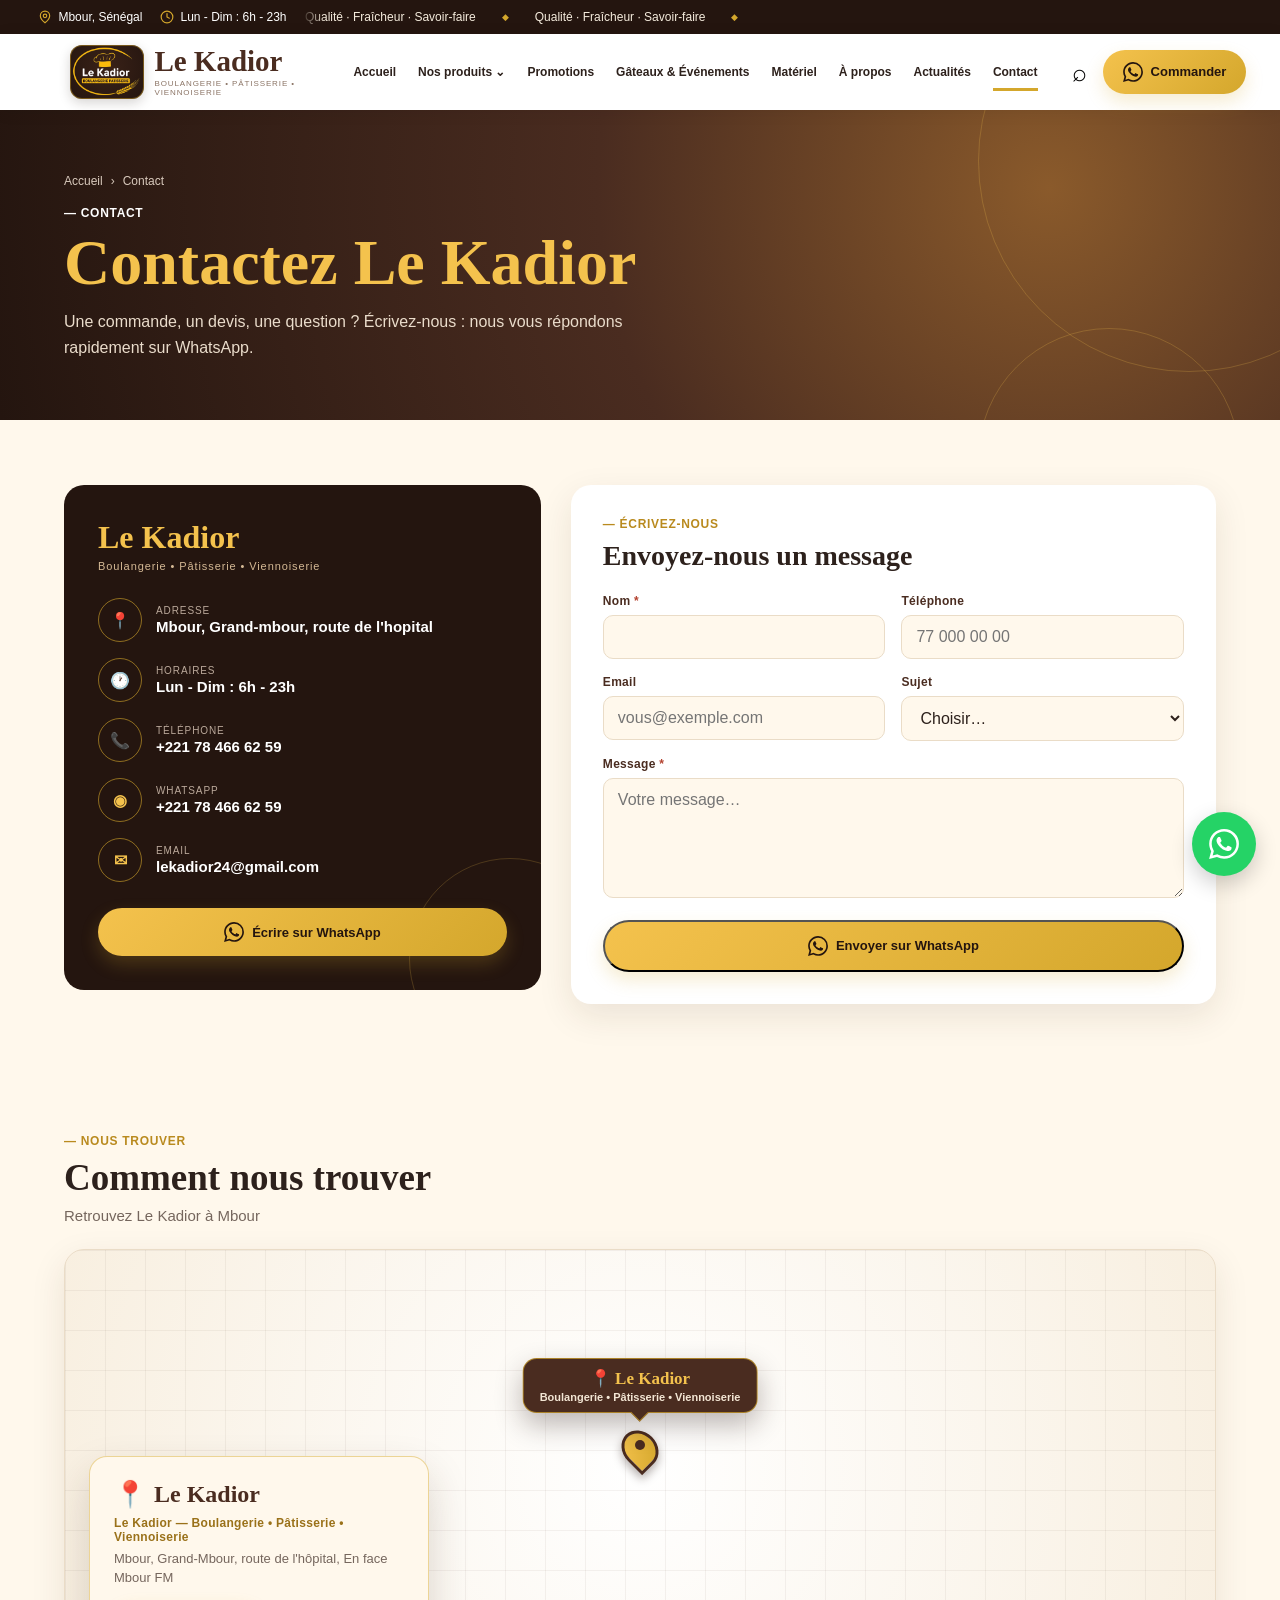
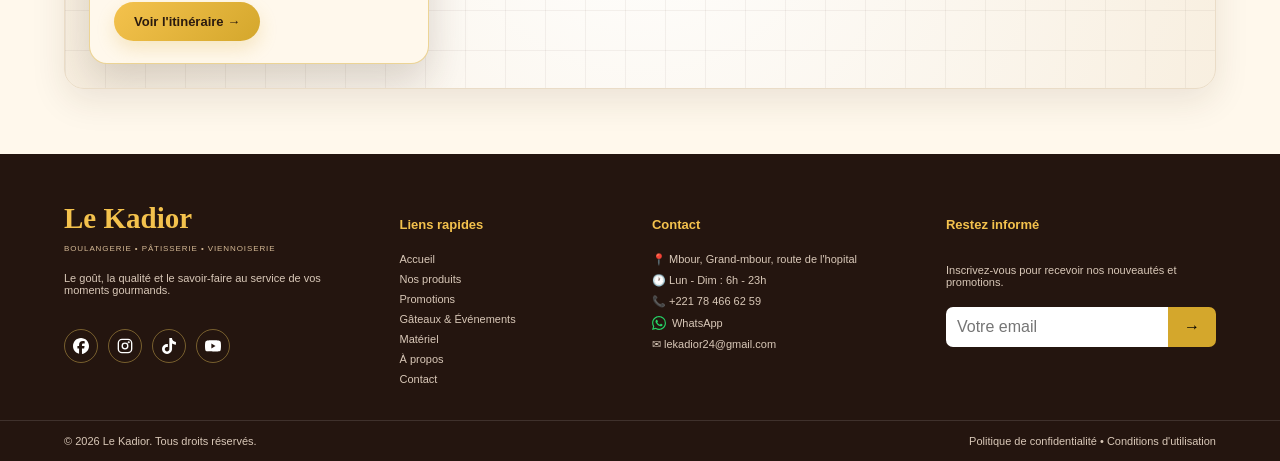
<file: contact.html>
<!DOCTYPE html>
<html lang="fr">
<head>
  <meta charset="UTF-8">
  <meta name="viewport" content="width=device-width, initial-scale=1.0">
  <meta name="description" content="Contactez Le Kadior à Mbour : téléphone, WhatsApp, email et formulaire de contact.">
  <title>Contact — Le Kadior</title>
  <link rel="icon" type="image/png" href="assets/images/favicon.png">
  <link rel="stylesheet" href="style.css">
</head>
<body data-page="contact">
  <div class="topbar">
    <div class="topbar-left">
      <span class="topbar-item" data-setting="location"><svg class="tb-ico" viewBox="0 0 24 24" aria-hidden="true"><path d="M20 10c0 6-8 12-8 12s-8-6-8-12a8 8 0 0 1 16 0Z"/><circle cx="12" cy="10" r="3"/></svg>Mbour, Sénégal</span>
      <span class="topbar-item" data-setting="openingHours"><svg class="tb-ico" viewBox="0 0 24 24" aria-hidden="true"><circle cx="12" cy="12" r="10"/><path d="M12 6v6l4 2"/></svg>Lun - Dim : 6h - 23h</span>
    </div>
    <div class="topbar-ticker" id="topTicker" aria-label="Promotions et informations">
      <div class="ticker-track"><span class="ticker-item ticker-info">Qualité · Fraîcheur · Savoir-faire</span></div>
    </div>
  </div>

  <header class="header">
    <a class="brand" href="index.html" aria-label="Le Kadior — Accueil">
      <!-- Logo : assets/images/logo-lekadior.png. S'il est absent, le monogramme "LK" s'affiche. -->
      <div class="brand-mark">
        <img src="assets/images/logo-lekadior.png" alt="Logo Le Kadior" width="48" height="48">
        <span class="brand-monogram" aria-hidden="true">LK</span>
      </div>
      <div>
        <div class="brand-name">Le Kadior</div>
        <div class="brand-sub">BOULANGERIE • PÂTISSERIE • VIENNOISERIE</div>
      </div>
    </a>

    <nav class="nav" id="mainNav" aria-label="Navigation principale">
      <a data-page="accueil" href="index.html">Accueil</a>
      <a data-page="produits" href="produits.html">Nos produits <span>⌄</span></a>
      <a data-page="promotions" href="promotions.html">Promotions</a>
      <a data-page="evenements" href="evenements.html">Gâteaux & Événements</a>
      <a data-page="materiel" href="materiel.html">Matériel</a>
      <a data-page="apropos" href="a-propos.html">À propos</a>
      <a data-page="actualites" href="index.html#actualites">Actualités</a>
      <a data-page="contact" href="contact.html">Contact</a>
    </nav>

    <div class="header-actions">
      <button class="search-btn" id="searchToggle" aria-label="Rechercher" aria-controls="searchBar" aria-expanded="false">⌕</button>
      <a class="btn btn-gold" data-whatsapp href="https://wa.me/221784666259"><svg class="whatsapp-icon" viewBox="0 0 24 24" aria-hidden="true" focusable="false"><path d="M17.472 14.382c-.297-.149-1.758-.867-2.03-.967-.273-.099-.471-.148-.67.15-.197.297-.767.966-.94 1.164-.173.199-.347.223-.644.075-.297-.15-1.255-.463-2.39-1.475-.883-.788-1.48-1.761-1.653-2.059-.173-.297-.018-.458.13-.606.134-.133.298-.347.446-.52.149-.174.198-.298.298-.497.099-.198.05-.371-.025-.52-.075-.149-.669-1.612-.916-2.207-.242-.579-.487-.5-.669-.51-.173-.008-.371-.01-.57-.01-.198 0-.52.074-.792.372-.272.297-1.04 1.016-1.04 2.479 0 1.462 1.065 2.875 1.213 3.074.149.198 2.096 3.2 5.077 4.487.709.306 1.262.489 1.694.625.712.227 1.36.195 1.871.118.571-.085 1.758-.719 2.006-1.413.248-.694.248-1.289.173-1.413-.074-.124-.272-.198-.57-.347m-5.421 7.403h-.004a9.87 9.87 0 0 1-5.031-1.378l-.361-.214-3.741.982.998-3.648-.235-.374a9.86 9.86 0 0 1-1.51-5.26c.001-5.45 4.436-9.884 9.888-9.884 2.64 0 5.122 1.03 6.988 2.898a9.825 9.825 0 0 1 2.893 6.994c-.003 5.45-4.437 9.884-9.885 9.884m8.413-18.297A11.815 11.815 0 0 0 12.05 0C5.495 0 .16 5.335.157 11.892c0 2.096.547 4.142 1.588 5.945L.057 24l6.305-1.654a11.882 11.882 0 0 0 5.683 1.448h.005c6.554 0 11.89-5.335 11.893-11.893a11.821 11.821 0 0 0-3.48-8.413Z"/></svg><span>Commander</span></a>
      <button class="menu-toggle" id="menuToggle" aria-label="Ouvrir le menu" aria-controls="mainNav" aria-expanded="false">☰</button>
    </div>

    <form class="search-bar" id="searchBar" action="produits.html" method="get" role="search">
      <input type="search" name="q" placeholder="Rechercher un produit : baguette, croissant, gâteau…" aria-label="Rechercher un produit" required>
      <button class="btn btn-gold" type="submit">Rechercher</button>
    </form>
  </header>

  <main>
    <section class="page-hero">
      <div class="page-hero-inner reveal">
        <nav class="breadcrumb" aria-label="Fil d'Ariane"><a href="index.html">Accueil</a><span>›</span><span>Contact</span></nav>
        <div class="eyebrow">— CONTACT</div>
        <h1>Contactez Le Kadior</h1>
        <p>Une commande, un devis, une question ? Écrivez-nous : nous vous répondons rapidement sur WhatsApp.</p>
      </div>
    </section>

    <section class="section contact-grid">
      <aside class="info-card reveal">
        <h2>Le Kadior</h2>
        <p>Boulangerie • Pâtisserie • Viennoiserie</p>
        <ul class="info-list">
          <li><b>📍</b><div><small>Adresse</small><span data-setting="address">Mbour, Grand-mbour, route de l'hopital</span></div></li>
          <li><b>🕐</b><div><small>Horaires</small><span data-setting="openingHours">Lun - Dim : 6h - 23h</span></div></li>
          <li><b>📞</b><div><small>Téléphone</small><a data-setting="phone" href="tel:+221784666259">+221 78 466 62 59</a></div></li>
          <li><b>◉</b><div><small>WhatsApp</small><a data-setting="whatsapp" data-whatsapp href="https://wa.me/221784666259">+221 78 466 62 59</a></div></li>
          <li><b>✉</b><div><small>Email</small><a data-setting="email" href="mailto:lekadior24@gmail.com">lekadior24@gmail.com</a></div></li>
        </ul>
        <a class="btn btn-gold btn-large info-btn" data-whatsapp href="https://wa.me/221784666259"><svg class="whatsapp-icon" viewBox="0 0 24 24" aria-hidden="true" focusable="false"><path d="M17.472 14.382c-.297-.149-1.758-.867-2.03-.967-.273-.099-.471-.148-.67.15-.197.297-.767.966-.94 1.164-.173.199-.347.223-.644.075-.297-.15-1.255-.463-2.39-1.475-.883-.788-1.48-1.761-1.653-2.059-.173-.297-.018-.458.13-.606.134-.133.298-.347.446-.52.149-.174.198-.298.298-.497.099-.198.05-.371-.025-.52-.075-.149-.669-1.612-.916-2.207-.242-.579-.487-.5-.669-.51-.173-.008-.371-.01-.57-.01-.198 0-.52.074-.792.372-.272.297-1.04 1.016-1.04 2.479 0 1.462 1.065 2.875 1.213 3.074.149.198 2.096 3.2 5.077 4.487.709.306 1.262.489 1.694.625.712.227 1.36.195 1.871.118.571-.085 1.758-.719 2.006-1.413.248-.694.248-1.289.173-1.413-.074-.124-.272-.198-.57-.347m-5.421 7.403h-.004a9.87 9.87 0 0 1-5.031-1.378l-.361-.214-3.741.982.998-3.648-.235-.374a9.86 9.86 0 0 1-1.51-5.26c.001-5.45 4.436-9.884 9.888-9.884 2.64 0 5.122 1.03 6.988 2.898a9.825 9.825 0 0 1 2.893 6.994c-.003 5.45-4.437 9.884-9.885 9.884m8.413-18.297A11.815 11.815 0 0 0 12.05 0C5.495 0 .16 5.335.157 11.892c0 2.096.547 4.142 1.588 5.945L.057 24l6.305-1.654a11.882 11.882 0 0 0 5.683 1.448h.005c6.554 0 11.89-5.335 11.893-11.893a11.821 11.821 0 0 0-3.48-8.413Z"/></svg><span>Écrire sur WhatsApp</span></a>
      </aside>

      <form class="form-card reveal" data-wa-form="contact" novalidate>
        <div class="eyebrow gold-text">— ÉCRIVEZ-NOUS</div>
        <h2 class="form-title">Envoyez-nous un message</h2>
        <div class="form-grid">
          <div class="field"><label for="cName">Nom <span class="req">*</span></label><input id="cName" name="name" autocomplete="name" required></div>
          <div class="field"><label for="cPhone">Téléphone</label><input id="cPhone" name="phone" type="tel" autocomplete="tel" placeholder="77 000 00 00"></div>
          <div class="field"><label for="cEmail">Email</label><input id="cEmail" name="email" type="email" autocomplete="email" placeholder="vous@exemple.com"></div>
          <div class="field"><label for="cSubject">Sujet</label>
            <select id="cSubject" name="subject">
              <option value="">Choisir…</option>
              <option>Commande</option>
              <option>Gâteau personnalisé</option>
              <option>Événement / devis</option>
              <option>Matériel</option>
              <option>Autre demande</option>
            </select>
          </div>
          <div class="field full"><label for="cMessage">Message <span class="req">*</span></label><textarea id="cMessage" name="message" required placeholder="Votre message…"></textarea></div>
        </div>
        <button class="btn btn-gold btn-large" type="submit"><svg class="whatsapp-icon" viewBox="0 0 24 24" aria-hidden="true" focusable="false"><path d="M17.472 14.382c-.297-.149-1.758-.867-2.03-.967-.273-.099-.471-.148-.67.15-.197.297-.767.966-.94 1.164-.173.199-.347.223-.644.075-.297-.15-1.255-.463-2.39-1.475-.883-.788-1.48-1.761-1.653-2.059-.173-.297-.018-.458.13-.606.134-.133.298-.347.446-.52.149-.174.198-.298.298-.497.099-.198.05-.371-.025-.52-.075-.149-.669-1.612-.916-2.207-.242-.579-.487-.5-.669-.51-.173-.008-.371-.01-.57-.01-.198 0-.52.074-.792.372-.272.297-1.04 1.016-1.04 2.479 0 1.462 1.065 2.875 1.213 3.074.149.198 2.096 3.2 5.077 4.487.709.306 1.262.489 1.694.625.712.227 1.36.195 1.871.118.571-.085 1.758-.719 2.006-1.413.248-.694.248-1.289.173-1.413-.074-.124-.272-.198-.57-.347m-5.421 7.403h-.004a9.87 9.87 0 0 1-5.031-1.378l-.361-.214-3.741.982.998-3.648-.235-.374a9.86 9.86 0 0 1-1.51-5.26c.001-5.45 4.436-9.884 9.888-9.884 2.64 0 5.122 1.03 6.988 2.898a9.825 9.825 0 0 1 2.893 6.994c-.003 5.45-4.437 9.884-9.885 9.884m8.413-18.297A11.815 11.815 0 0 0 12.05 0C5.495 0 .16 5.335.157 11.892c0 2.096.547 4.142 1.588 5.945L.057 24l6.305-1.654a11.882 11.882 0 0 0 5.683 1.448h.005c6.554 0 11.89-5.335 11.893-11.893a11.821 11.821 0 0 0-3.48-8.413Z"/></svg><span>Envoyer sur WhatsApp</span></button>
        <p class="form-note" hidden>✓ WhatsApp s'est ouvert avec votre message. Il ne reste qu'à l'envoyer.</p>
      </form>
    </section>

    <section class="section map-section">
      <div class="section-heading reveal">
        <div>
          <div class="eyebrow gold-text">— NOUS TROUVER</div>
          <h2>Comment nous trouver</h2>
          <p class="map-subtitle">Retrouvez Le Kadior à Mbour</p>
        </div>
      </div>
      <!-- Emplacement officiel FIXE (14.4289293, -16.9793453) : intégration Google Maps sans clé API,
           centrée (ll) et marquée (q) sur ce point. La carte est figée pour que l'étiquette « Le Kadior »
           reste sur le marqueur ; un clic ouvre le lien officiel. Pas de data-map-link : script.js ne doit
           pas remplacer ce lien par une recherche générique « Mbour ». -->
      <div class="map-box reveal" id="map">
        <div class="map-view">
          <iframe class="map-frame" title="Carte : emplacement exact de Le Kadior à Mbour" loading="lazy" referrerpolicy="no-referrer-when-downgrade" tabindex="-1" src="https://maps.google.com/maps?q=14.4289293,-16.9793453&amp;ll=14.4289293,-16.9793453&amp;z=18&amp;t=m&amp;hl=fr&amp;output=embed"></iframe>
          <span class="map-point" aria-hidden="true"></span>
          <div class="map-marker" aria-hidden="true">
            <strong>📍 Le Kadior</strong>
            <small>Boulangerie • Pâtisserie • Viennoiserie</small>
          </div>
          <a class="map-hit" target="_blank" rel="noopener noreferrer" href="https://maps.app.goo.gl/7k3JZthDQtHhdENGA" aria-label="Ouvrir l'emplacement de Le Kadior dans Google Maps"></a>
        </div>
        <div class="map-card">
          <strong class="map-name"><span class="map-pin" aria-hidden="true">📍</span> Le Kadior</strong>
          <span class="map-tagline">Le Kadior — Boulangerie • Pâtisserie • Viennoiserie</span>
          <span class="map-address" data-setting="address">Mbour, Grand-Mbour, route de l'hôpital, En face Mbour FM</span>
          <a class="btn btn-gold map-btn" target="_blank" rel="noopener noreferrer" href="https://maps.app.goo.gl/7k3JZthDQtHhdENGA">Voir l'itinéraire →</a>
        </div>
      </div>
    </section>
  </main>

  <footer class="footer">
    <div class="footer-main">
      <div>
        <div class="brand-name light">Le Kadior</div>
        <div class="brand-sub light-sub">BOULANGERIE • PÂTISSERIE • VIENNOISERIE</div>
        <p>Le goût, la qualité et le savoir-faire au service de vos moments gourmands.</p>
        <div class="footer-socials" aria-label="Réseaux sociaux">
      <a data-social="facebook" href="https://www.facebook.com/share/1EYZV6tKAs/?mibextid=wwXIfr" target="_blank" rel="noopener noreferrer" aria-label="Facebook"><svg viewBox="0 0 24 24" aria-hidden="true"><path d="M9.101 23.691v-7.98H6.627v-3.667h2.474v-1.58c0-4.085 1.848-5.978 5.858-5.978.401 0 .955.042 1.468.103a8.68 8.68 0 0 1 1.141.195v3.325a8.623 8.623 0 0 0-.653-.036 26.805 26.805 0 0 0-.733-.009c-.707 0-1.259.096-1.675.309a1.686 1.686 0 0 0-.679.622c-.258.42-.374.995-.374 1.752v1.297h3.919l-.386 2.103-.287 1.564h-3.246v8.245C19.396 23.238 24 18.179 24 12.044c0-6.627-5.373-12-12-12s-12 5.373-12 12c0 5.628 3.874 10.35 9.101 11.647Z"/></svg></a>
      <a data-social="instagram" href="https://www.instagram.com/lekadior_officiel/" target="_blank" rel="noopener noreferrer" aria-label="Instagram"><svg viewBox="0 0 24 24" aria-hidden="true" class="tb-stroke"><rect x="2" y="2" width="20" height="20" rx="5.5"/><circle cx="12" cy="12" r="4.2"/><circle cx="17.6" cy="6.4" r=".6" fill="currentColor"/></svg></a>
      <a data-social="tiktok" href="https://www.tiktok.com/@lekadior_officiel" target="_blank" rel="noopener noreferrer" aria-label="TikTok"><svg viewBox="0 0 24 24" aria-hidden="true"><path d="M12.525.02c1.31-.02 2.61-.01 3.91-.02.08 1.53.63 3.09 1.75 4.17 1.12 1.11 2.7 1.62 4.24 1.79v4.03c-1.44-.05-2.89-.35-4.2-.97-.57-.26-1.1-.59-1.62-.93-.01 2.92.01 5.84-.02 8.75-.08 1.4-.54 2.79-1.35 3.94-1.31 1.92-3.58 3.17-5.91 3.21-1.43.08-2.86-.31-4.08-1.03-2.02-1.19-3.44-3.37-3.65-5.71-.02-.5-.03-1-.01-1.49.18-1.9 1.12-3.72 2.58-4.96 1.66-1.44 3.98-2.13 6.15-1.72.02 1.48-.04 2.96-.04 4.44-.99-.32-2.15-.23-3.02.37-.63.41-1.11 1.04-1.36 1.75-.21.51-.15 1.07-.14 1.61.24 1.64 1.82 3.02 3.5 2.87 1.12-.01 2.19-.66 2.77-1.61.19-.33.4-.67.41-1.06.1-1.79.06-3.57.07-5.36.01-4.03-.01-8.05.02-12.07Z"/></svg></a>
      <a data-social="youtube" href="#" aria-label="YouTube"><svg viewBox="0 0 24 24" aria-hidden="true"><path d="M23.498 6.186a3.016 3.016 0 0 0-2.122-2.136C19.505 3.545 12 3.545 12 3.545s-7.505 0-9.377.505A3.017 3.017 0 0 0 .502 6.186C0 8.07 0 12 0 12s0 3.93.502 5.814a3.016 3.016 0 0 0 2.122 2.136c1.871.505 9.376.505 9.376.505s7.505 0 9.377-.505a3.015 3.015 0 0 0 2.122-2.136C24 15.93 24 12 24 12s0-3.93-.502-5.814zM9.545 15.568V8.432L15.818 12l-6.273 3.568z"/></svg></a>
        </div>
      </div>
      <div><h3>Liens rapides</h3><a href="index.html">Accueil</a><a href="produits.html">Nos produits</a><a href="promotions.html">Promotions</a><a href="evenements.html">Gâteaux & Événements</a><a href="materiel.html">Matériel</a><a href="a-propos.html">À propos</a><a href="contact.html">Contact</a></div>
      <div><h3>Contact</h3><span data-setting="address" data-setting-prefix="📍 ">📍 Mbour, Grand-mbour, route de l'hopital</span><span data-setting="openingHours" data-setting-prefix="🕐 ">🕐 Lun - Dim : 6h - 23h</span><a data-setting="phone" data-setting-prefix="📞 " href="tel:+221784666259">📞 +221 78 466 62 59</a><a class="footer-whatsapp" data-whatsapp href="https://wa.me/221784666259"><svg class="footer-whatsapp-icon" viewBox="0 0 24 24" aria-hidden="true" focusable="false"><path d="M17.472 14.382c-.297-.149-1.758-.867-2.03-.967-.273-.099-.471-.148-.67.15-.197.297-.767.966-.94 1.164-.173.199-.347.223-.644.075-.297-.15-1.255-.463-2.39-1.475-.883-.788-1.48-1.761-1.653-2.059-.173-.297-.018-.458.13-.606.134-.133.298-.347.446-.52.149-.174.198-.298.298-.497.099-.198.05-.371-.025-.52-.075-.149-.669-1.612-.916-2.207-.242-.579-.487-.5-.669-.51-.173-.008-.371-.01-.57-.01-.198 0-.52.074-.792.372-.272.297-1.04 1.016-1.04 2.479 0 1.462 1.065 2.875 1.213 3.074.149.198 2.096 3.2 5.077 4.487.709.306 1.262.489 1.694.625.712.227 1.36.195 1.871.118.571-.085 1.758-.719 2.006-1.413.248-.694.248-1.289.173-1.413-.074-.124-.272-.198-.57-.347m-5.421 7.403h-.004a9.87 9.87 0 0 1-5.031-1.378l-.361-.214-3.741.982.998-3.648-.235-.374a9.86 9.86 0 0 1-1.51-5.26c.001-5.45 4.436-9.884 9.888-9.884 2.64 0 5.122 1.03 6.988 2.898a9.825 9.825 0 0 1 2.893 6.994c-.003 5.45-4.437 9.884-9.885 9.884m8.413-18.297A11.815 11.815 0 0 0 12.05 0C5.495 0 .16 5.335.157 11.892c0 2.096.547 4.142 1.588 5.945L.057 24l6.305-1.654a11.882 11.882 0 0 0 5.683 1.448h.005c6.554 0 11.89-5.335 11.893-11.893a11.821 11.821 0 0 0-3.48-8.413Z"/></svg><span>WhatsApp</span></a><a data-setting="email" data-setting-prefix="✉ " href="mailto:lekadior24@gmail.com">✉ lekadior24@gmail.com</a></div>
      <div><h3>Restez informé</h3><p>Inscrivez-vous pour recevoir nos nouveautés et promotions.</p><form id="newsletter"><input type="email" placeholder="Votre email" aria-label="Votre email" required><button aria-label="S'inscrire">→</button></form></div>
    </div>
    <div class="footer-bottom"><span>© 2026 Le Kadior. Tous droits réservés.</span><span>Politique de confidentialité • Conditions d'utilisation</span></div>
  </footer>

  <a class="floating-whatsapp" data-whatsapp href="https://wa.me/221784666259" aria-label="WhatsApp"><svg class="floating-whatsapp-icon" viewBox="0 0 24 24" aria-hidden="true" focusable="false"><path d="M17.472 14.382c-.297-.149-1.758-.867-2.03-.967-.273-.099-.471-.148-.67.15-.197.297-.767.966-.94 1.164-.173.199-.347.223-.644.075-.297-.15-1.255-.463-2.39-1.475-.883-.788-1.48-1.761-1.653-2.059-.173-.297-.018-.458.13-.606.134-.133.298-.347.446-.52.149-.174.198-.298.298-.497.099-.198.05-.371-.025-.52-.075-.149-.669-1.612-.916-2.207-.242-.579-.487-.5-.669-.51-.173-.008-.371-.01-.57-.01-.198 0-.52.074-.792.372-.272.297-1.04 1.016-1.04 2.479 0 1.462 1.065 2.875 1.213 3.074.149.198 2.096 3.2 5.077 4.487.709.306 1.262.489 1.694.625.712.227 1.36.195 1.871.118.571-.085 1.758-.719 2.006-1.413.248-.694.248-1.289.173-1.413-.074-.124-.272-.198-.57-.347m-5.421 7.403h-.004a9.87 9.87 0 0 1-5.031-1.378l-.361-.214-3.741.982.998-3.648-.235-.374a9.86 9.86 0 0 1-1.51-5.26c.001-5.45 4.436-9.884 9.888-9.884 2.64 0 5.122 1.03 6.988 2.898a9.825 9.825 0 0 1 2.893 6.994c-.003 5.45-4.437 9.884-9.885 9.884m8.413-18.297A11.815 11.815 0 0 0 12.05 0C5.495 0 .16 5.335.157 11.892c0 2.096.547 4.142 1.588 5.945L.057 24l6.305-1.654a11.882 11.882 0 0 0 5.683 1.448h.005c6.554 0 11.89-5.335 11.893-11.893a11.821 11.821 0 0 0-3.48-8.413Z"/></svg></a>
  <script src="data/catalog.js"></script>
  <script src="data/supabase-config.js"></script>
  <script src="data/supabase-sync.js"></script>
  <script src="script.js"></script>
</body>
</html>
</file>
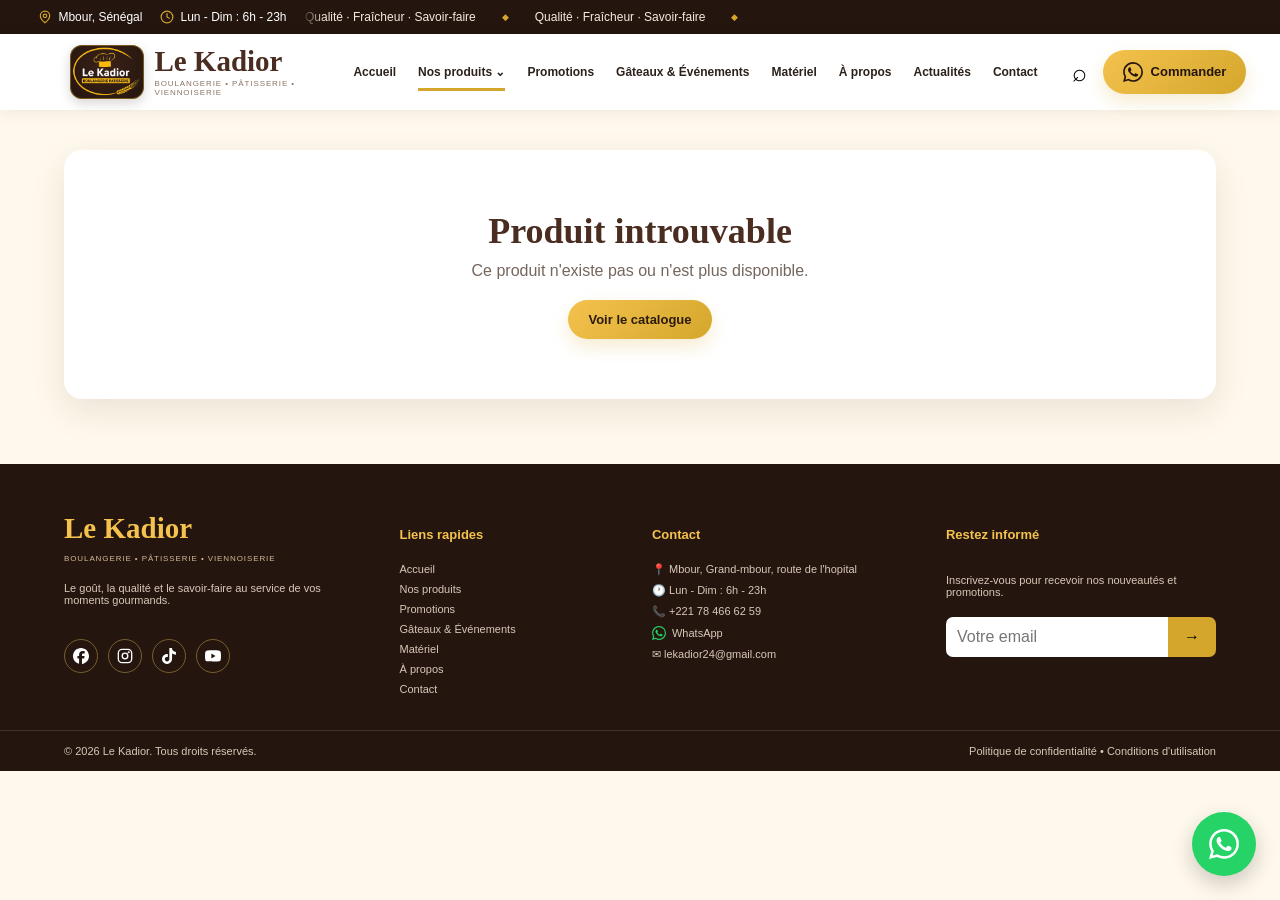
<file: produit.html>
<!DOCTYPE html>
<html lang="fr">
<head>
  <meta charset="UTF-8">
  <meta name="viewport" content="width=device-width, initial-scale=1.0">
  <meta name="description" content="Découvrez ce produit Le Kadior et commandez-le directement sur WhatsApp.">
  <title>Produit — Le Kadior</title>
  <link rel="icon" type="image/png" href="assets/images/favicon.png">
  <link rel="stylesheet" href="style.css">
</head>
<body data-page="produits">
  <div class="topbar">
    <div class="topbar-left">
      <span class="topbar-item" data-setting="location"><svg class="tb-ico" viewBox="0 0 24 24" aria-hidden="true"><path d="M20 10c0 6-8 12-8 12s-8-6-8-12a8 8 0 0 1 16 0Z"/><circle cx="12" cy="10" r="3"/></svg>Mbour, Sénégal</span>
      <span class="topbar-item" data-setting="openingHours"><svg class="tb-ico" viewBox="0 0 24 24" aria-hidden="true"><circle cx="12" cy="12" r="10"/><path d="M12 6v6l4 2"/></svg>Lun - Dim : 6h - 23h</span>
    </div>
    <div class="topbar-ticker" id="topTicker" aria-label="Promotions et informations">
      <div class="ticker-track"><span class="ticker-item ticker-info">Qualité · Fraîcheur · Savoir-faire</span></div>
    </div>
  </div>

  <header class="header">
    <a class="brand" href="index.html" aria-label="Le Kadior — Accueil">
      <!-- Logo : assets/images/logo-lekadior.png. S'il est absent, le monogramme "LK" s'affiche. -->
      <div class="brand-mark">
        <img src="assets/images/logo-lekadior.png" alt="Logo Le Kadior" width="48" height="48">
        <span class="brand-monogram" aria-hidden="true">LK</span>
      </div>
      <div>
        <div class="brand-name">Le Kadior</div>
        <div class="brand-sub">BOULANGERIE • PÂTISSERIE • VIENNOISERIE</div>
      </div>
    </a>

    <nav class="nav" id="mainNav" aria-label="Navigation principale">
      <a data-page="accueil" href="index.html">Accueil</a>
      <a data-page="produits" href="produits.html">Nos produits <span>⌄</span></a>
      <a data-page="promotions" href="promotions.html">Promotions</a>
      <a data-page="evenements" href="evenements.html">Gâteaux & Événements</a>
      <a data-page="materiel" href="materiel.html">Matériel</a>
      <a data-page="apropos" href="a-propos.html">À propos</a>
      <a data-page="actualites" href="index.html#actualites">Actualités</a>
      <a data-page="contact" href="contact.html">Contact</a>
    </nav>

    <div class="header-actions">
      <button class="search-btn" id="searchToggle" aria-label="Rechercher" aria-controls="searchBar" aria-expanded="false">⌕</button>
      <a class="btn btn-gold" data-whatsapp href="https://wa.me/221784666259"><svg class="whatsapp-icon" viewBox="0 0 24 24" aria-hidden="true" focusable="false"><path d="M17.472 14.382c-.297-.149-1.758-.867-2.03-.967-.273-.099-.471-.148-.67.15-.197.297-.767.966-.94 1.164-.173.199-.347.223-.644.075-.297-.15-1.255-.463-2.39-1.475-.883-.788-1.48-1.761-1.653-2.059-.173-.297-.018-.458.13-.606.134-.133.298-.347.446-.52.149-.174.198-.298.298-.497.099-.198.05-.371-.025-.52-.075-.149-.669-1.612-.916-2.207-.242-.579-.487-.5-.669-.51-.173-.008-.371-.01-.57-.01-.198 0-.52.074-.792.372-.272.297-1.04 1.016-1.04 2.479 0 1.462 1.065 2.875 1.213 3.074.149.198 2.096 3.2 5.077 4.487.709.306 1.262.489 1.694.625.712.227 1.36.195 1.871.118.571-.085 1.758-.719 2.006-1.413.248-.694.248-1.289.173-1.413-.074-.124-.272-.198-.57-.347m-5.421 7.403h-.004a9.87 9.87 0 0 1-5.031-1.378l-.361-.214-3.741.982.998-3.648-.235-.374a9.86 9.86 0 0 1-1.51-5.26c.001-5.45 4.436-9.884 9.888-9.884 2.64 0 5.122 1.03 6.988 2.898a9.825 9.825 0 0 1 2.893 6.994c-.003 5.45-4.437 9.884-9.885 9.884m8.413-18.297A11.815 11.815 0 0 0 12.05 0C5.495 0 .16 5.335.157 11.892c0 2.096.547 4.142 1.588 5.945L.057 24l6.305-1.654a11.882 11.882 0 0 0 5.683 1.448h.005c6.554 0 11.89-5.335 11.893-11.893a11.821 11.821 0 0 0-3.48-8.413Z"/></svg><span>Commander</span></a>
      <button class="menu-toggle" id="menuToggle" aria-label="Ouvrir le menu" aria-controls="mainNav" aria-expanded="false">☰</button>
    </div>

    <form class="search-bar" id="searchBar" action="produits.html" method="get" role="search">
      <input type="search" name="q" placeholder="Rechercher un produit : baguette, croissant, gâteau…" aria-label="Rechercher un produit" required>
      <button class="btn btn-gold" type="submit">Rechercher</button>
    </form>
  </header>

  <main>
    <section class="section product-detail" id="productDetail">
      <a class="back-link" href="produits.html">← Retour au catalogue</a>
      <p class="loading">Chargement du produit…</p>
    </section>

    <section class="section related" id="relatedSection">
      <div class="section-heading reveal">
        <div>
          <div class="eyebrow gold-text">— À DÉCOUVRIR AUSSI</div>
          <h2>Vous pourriez également aimer</h2>
        </div>
        <a href="produits.html" class="text-link">Voir tout le catalogue →</a>
      </div>
      <div class="product-grid catalog-grid" id="relatedGrid"></div>
    </section>
  </main>

  <footer class="footer">
    <div class="footer-main">
      <div>
        <div class="brand-name light">Le Kadior</div>
        <div class="brand-sub light-sub">BOULANGERIE • PÂTISSERIE • VIENNOISERIE</div>
        <p>Le goût, la qualité et le savoir-faire au service de vos moments gourmands.</p>
        <div class="footer-socials" aria-label="Réseaux sociaux">
      <a data-social="facebook" href="https://www.facebook.com/share/1EYZV6tKAs/?mibextid=wwXIfr" target="_blank" rel="noopener noreferrer" aria-label="Facebook"><svg viewBox="0 0 24 24" aria-hidden="true"><path d="M9.101 23.691v-7.98H6.627v-3.667h2.474v-1.58c0-4.085 1.848-5.978 5.858-5.978.401 0 .955.042 1.468.103a8.68 8.68 0 0 1 1.141.195v3.325a8.623 8.623 0 0 0-.653-.036 26.805 26.805 0 0 0-.733-.009c-.707 0-1.259.096-1.675.309a1.686 1.686 0 0 0-.679.622c-.258.42-.374.995-.374 1.752v1.297h3.919l-.386 2.103-.287 1.564h-3.246v8.245C19.396 23.238 24 18.179 24 12.044c0-6.627-5.373-12-12-12s-12 5.373-12 12c0 5.628 3.874 10.35 9.101 11.647Z"/></svg></a>
      <a data-social="instagram" href="https://www.instagram.com/lekadior_officiel/" target="_blank" rel="noopener noreferrer" aria-label="Instagram"><svg viewBox="0 0 24 24" aria-hidden="true" class="tb-stroke"><rect x="2" y="2" width="20" height="20" rx="5.5"/><circle cx="12" cy="12" r="4.2"/><circle cx="17.6" cy="6.4" r=".6" fill="currentColor"/></svg></a>
      <a data-social="tiktok" href="https://www.tiktok.com/@lekadior_officiel" target="_blank" rel="noopener noreferrer" aria-label="TikTok"><svg viewBox="0 0 24 24" aria-hidden="true"><path d="M12.525.02c1.31-.02 2.61-.01 3.91-.02.08 1.53.63 3.09 1.75 4.17 1.12 1.11 2.7 1.62 4.24 1.79v4.03c-1.44-.05-2.89-.35-4.2-.97-.57-.26-1.1-.59-1.62-.93-.01 2.92.01 5.84-.02 8.75-.08 1.4-.54 2.79-1.35 3.94-1.31 1.92-3.58 3.17-5.91 3.21-1.43.08-2.86-.31-4.08-1.03-2.02-1.19-3.44-3.37-3.65-5.71-.02-.5-.03-1-.01-1.49.18-1.9 1.12-3.72 2.58-4.96 1.66-1.44 3.98-2.13 6.15-1.72.02 1.48-.04 2.96-.04 4.44-.99-.32-2.15-.23-3.02.37-.63.41-1.11 1.04-1.36 1.75-.21.51-.15 1.07-.14 1.61.24 1.64 1.82 3.02 3.5 2.87 1.12-.01 2.19-.66 2.77-1.61.19-.33.4-.67.41-1.06.1-1.79.06-3.57.07-5.36.01-4.03-.01-8.05.02-12.07Z"/></svg></a>
      <a data-social="youtube" href="#" aria-label="YouTube"><svg viewBox="0 0 24 24" aria-hidden="true"><path d="M23.498 6.186a3.016 3.016 0 0 0-2.122-2.136C19.505 3.545 12 3.545 12 3.545s-7.505 0-9.377.505A3.017 3.017 0 0 0 .502 6.186C0 8.07 0 12 0 12s0 3.93.502 5.814a3.016 3.016 0 0 0 2.122 2.136c1.871.505 9.376.505 9.376.505s7.505 0 9.377-.505a3.015 3.015 0 0 0 2.122-2.136C24 15.93 24 12 24 12s0-3.93-.502-5.814zM9.545 15.568V8.432L15.818 12l-6.273 3.568z"/></svg></a>
        </div>
      </div>
      <div><h3>Liens rapides</h3><a href="index.html">Accueil</a><a href="produits.html">Nos produits</a><a href="promotions.html">Promotions</a><a href="evenements.html">Gâteaux & Événements</a><a href="materiel.html">Matériel</a><a href="a-propos.html">À propos</a><a href="contact.html">Contact</a></div>
      <div><h3>Contact</h3><span data-setting="address" data-setting-prefix="📍 ">📍 Mbour, Grand-mbour, route de l'hopital</span><span data-setting="openingHours" data-setting-prefix="🕐 ">🕐 Lun - Dim : 6h - 23h</span><a data-setting="phone" data-setting-prefix="📞 " href="tel:+221784666259">📞 +221 78 466 62 59</a><a class="footer-whatsapp" data-whatsapp href="https://wa.me/221784666259"><svg class="footer-whatsapp-icon" viewBox="0 0 24 24" aria-hidden="true" focusable="false"><path d="M17.472 14.382c-.297-.149-1.758-.867-2.03-.967-.273-.099-.471-.148-.67.15-.197.297-.767.966-.94 1.164-.173.199-.347.223-.644.075-.297-.15-1.255-.463-2.39-1.475-.883-.788-1.48-1.761-1.653-2.059-.173-.297-.018-.458.13-.606.134-.133.298-.347.446-.52.149-.174.198-.298.298-.497.099-.198.05-.371-.025-.52-.075-.149-.669-1.612-.916-2.207-.242-.579-.487-.5-.669-.51-.173-.008-.371-.01-.57-.01-.198 0-.52.074-.792.372-.272.297-1.04 1.016-1.04 2.479 0 1.462 1.065 2.875 1.213 3.074.149.198 2.096 3.2 5.077 4.487.709.306 1.262.489 1.694.625.712.227 1.36.195 1.871.118.571-.085 1.758-.719 2.006-1.413.248-.694.248-1.289.173-1.413-.074-.124-.272-.198-.57-.347m-5.421 7.403h-.004a9.87 9.87 0 0 1-5.031-1.378l-.361-.214-3.741.982.998-3.648-.235-.374a9.86 9.86 0 0 1-1.51-5.26c.001-5.45 4.436-9.884 9.888-9.884 2.64 0 5.122 1.03 6.988 2.898a9.825 9.825 0 0 1 2.893 6.994c-.003 5.45-4.437 9.884-9.885 9.884m8.413-18.297A11.815 11.815 0 0 0 12.05 0C5.495 0 .16 5.335.157 11.892c0 2.096.547 4.142 1.588 5.945L.057 24l6.305-1.654a11.882 11.882 0 0 0 5.683 1.448h.005c6.554 0 11.89-5.335 11.893-11.893a11.821 11.821 0 0 0-3.48-8.413Z"/></svg><span>WhatsApp</span></a><a data-setting="email" data-setting-prefix="✉ " href="mailto:lekadior24@gmail.com">✉ lekadior24@gmail.com</a></div>
      <div><h3>Restez informé</h3><p>Inscrivez-vous pour recevoir nos nouveautés et promotions.</p><form id="newsletter"><input type="email" placeholder="Votre email" aria-label="Votre email" required><button aria-label="S'inscrire">→</button></form></div>
    </div>
    <div class="footer-bottom"><span>© 2026 Le Kadior. Tous droits réservés.</span><span>Politique de confidentialité • Conditions d'utilisation</span></div>
  </footer>

  <a class="floating-whatsapp" data-whatsapp href="https://wa.me/221784666259" aria-label="WhatsApp"><svg class="floating-whatsapp-icon" viewBox="0 0 24 24" aria-hidden="true" focusable="false"><path d="M17.472 14.382c-.297-.149-1.758-.867-2.03-.967-.273-.099-.471-.148-.67.15-.197.297-.767.966-.94 1.164-.173.199-.347.223-.644.075-.297-.15-1.255-.463-2.39-1.475-.883-.788-1.48-1.761-1.653-2.059-.173-.297-.018-.458.13-.606.134-.133.298-.347.446-.52.149-.174.198-.298.298-.497.099-.198.05-.371-.025-.52-.075-.149-.669-1.612-.916-2.207-.242-.579-.487-.5-.669-.51-.173-.008-.371-.01-.57-.01-.198 0-.52.074-.792.372-.272.297-1.04 1.016-1.04 2.479 0 1.462 1.065 2.875 1.213 3.074.149.198 2.096 3.2 5.077 4.487.709.306 1.262.489 1.694.625.712.227 1.36.195 1.871.118.571-.085 1.758-.719 2.006-1.413.248-.694.248-1.289.173-1.413-.074-.124-.272-.198-.57-.347m-5.421 7.403h-.004a9.87 9.87 0 0 1-5.031-1.378l-.361-.214-3.741.982.998-3.648-.235-.374a9.86 9.86 0 0 1-1.51-5.26c.001-5.45 4.436-9.884 9.888-9.884 2.64 0 5.122 1.03 6.988 2.898a9.825 9.825 0 0 1 2.893 6.994c-.003 5.45-4.437 9.884-9.885 9.884m8.413-18.297A11.815 11.815 0 0 0 12.05 0C5.495 0 .16 5.335.157 11.892c0 2.096.547 4.142 1.588 5.945L.057 24l6.305-1.654a11.882 11.882 0 0 0 5.683 1.448h.005c6.554 0 11.89-5.335 11.893-11.893a11.821 11.821 0 0 0-3.48-8.413Z"/></svg></a>
  <script src="data/catalog.js"></script>
  <script src="data/supabase-config.js"></script>
  <script src="data/supabase-sync.js"></script>
  <script src="script.js"></script>
</body>
</html>
</file>
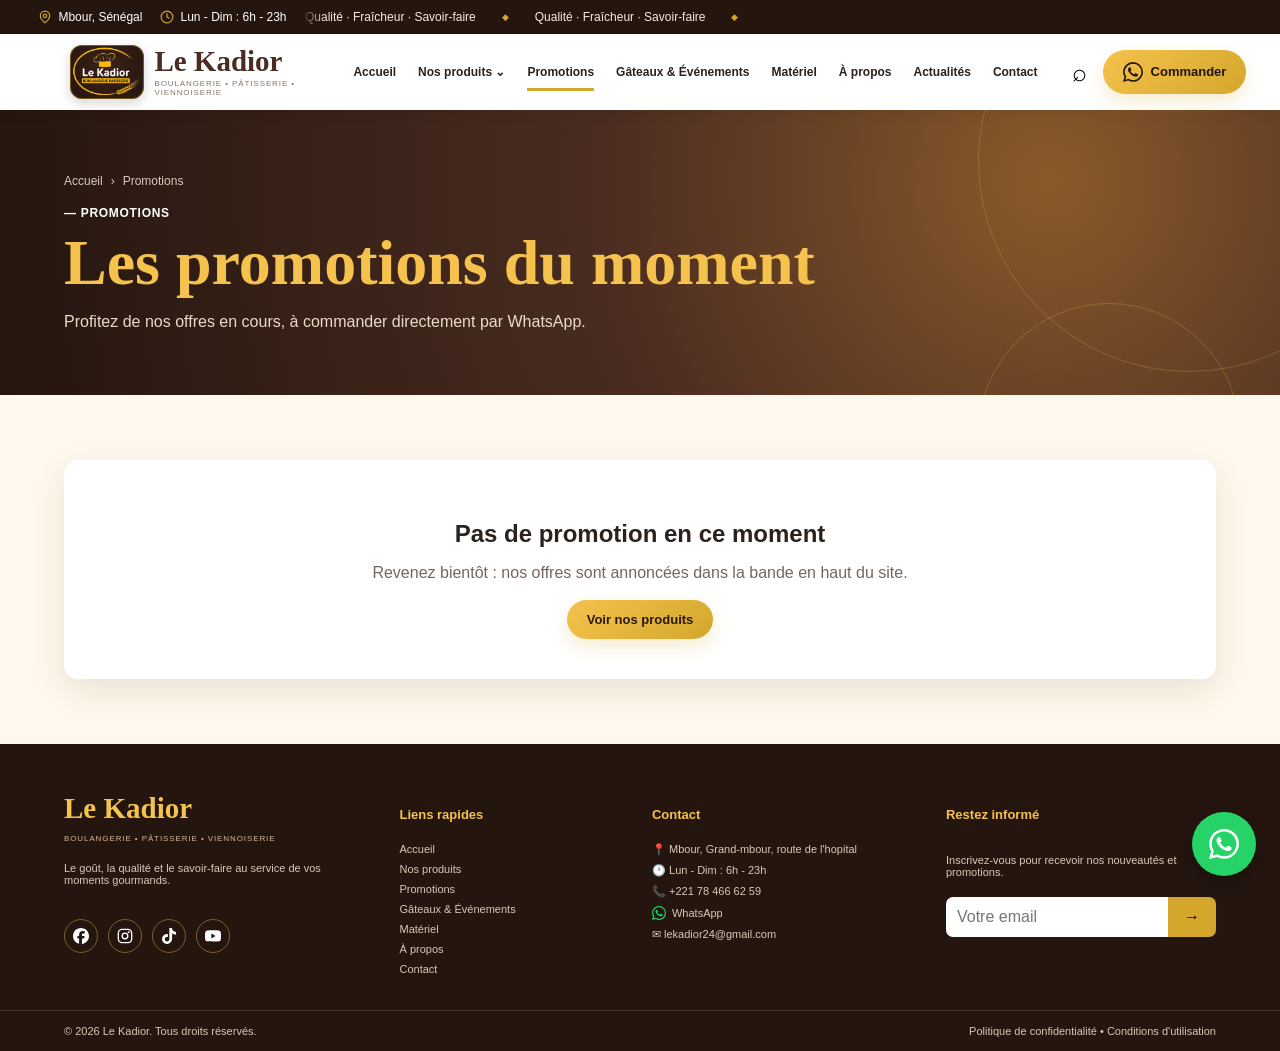
<file: promotions.html>
<!DOCTYPE html>
<html lang="fr">
<head>
  <meta charset="UTF-8">
  <meta name="viewport" content="width=device-width, initial-scale=1.0">
  <meta name="description" content="Les promotions du moment chez Le Kadior, boulangerie-pâtisserie à Mbour : pains, viennoiseries, pâtisseries et box à prix réduit.">
  <title>Promotions — Le Kadior</title>
  <link rel="icon" type="image/png" href="assets/images/favicon.png">
  <link rel="stylesheet" href="style.css">
</head>
<body data-page="promotions">
  <div class="topbar">
    <div class="topbar-left">
      <span class="topbar-item" data-setting="location"><svg class="tb-ico" viewBox="0 0 24 24" aria-hidden="true"><path d="M20 10c0 6-8 12-8 12s-8-6-8-12a8 8 0 0 1 16 0Z"/><circle cx="12" cy="10" r="3"/></svg>Mbour, Sénégal</span>
      <span class="topbar-item" data-setting="openingHours"><svg class="tb-ico" viewBox="0 0 24 24" aria-hidden="true"><circle cx="12" cy="12" r="10"/><path d="M12 6v6l4 2"/></svg>Lun - Dim : 6h - 23h</span>
    </div>
    <div class="topbar-ticker" id="topTicker" aria-label="Promotions et informations">
      <div class="ticker-track"><span class="ticker-item ticker-info">Qualité · Fraîcheur · Savoir-faire</span></div>
    </div>
  </div>

  <header class="header">
    <a class="brand" href="index.html" aria-label="Le Kadior — Accueil">
      <!-- Logo : assets/images/logo-lekadior.png. S'il est absent, le monogramme "LK" s'affiche. -->
      <div class="brand-mark">
        <img src="assets/images/logo-lekadior.png" alt="Logo Le Kadior" width="48" height="48">
        <span class="brand-monogram" aria-hidden="true">LK</span>
      </div>
      <div>
        <div class="brand-name">Le Kadior</div>
        <div class="brand-sub">BOULANGERIE • PÂTISSERIE • VIENNOISERIE</div>
      </div>
    </a>

    <nav class="nav" id="mainNav" aria-label="Navigation principale">
      <a data-page="accueil" href="index.html">Accueil</a>
      <a data-page="produits" href="produits.html">Nos produits <span>⌄</span></a>
      <a data-page="promotions" href="promotions.html">Promotions</a>
      <a data-page="evenements" href="evenements.html">Gâteaux & Événements</a>
      <a data-page="materiel" href="materiel.html">Matériel</a>
      <a data-page="apropos" href="a-propos.html">À propos</a>
      <a data-page="actualites" href="index.html#actualites">Actualités</a>
      <a data-page="contact" href="contact.html">Contact</a>
    </nav>

    <div class="header-actions">
      <button class="search-btn" id="searchToggle" aria-label="Rechercher" aria-controls="searchBar" aria-expanded="false">⌕</button>
      <a class="btn btn-gold" data-whatsapp href="https://wa.me/221784666259"><svg class="whatsapp-icon" viewBox="0 0 24 24" aria-hidden="true" focusable="false"><path d="M17.472 14.382c-.297-.149-1.758-.867-2.03-.967-.273-.099-.471-.148-.67.15-.197.297-.767.966-.94 1.164-.173.199-.347.223-.644.075-.297-.15-1.255-.463-2.39-1.475-.883-.788-1.48-1.761-1.653-2.059-.173-.297-.018-.458.13-.606.134-.133.298-.347.446-.52.149-.174.198-.298.298-.497.099-.198.05-.371-.025-.52-.075-.149-.669-1.612-.916-2.207-.242-.579-.487-.5-.669-.51-.173-.008-.371-.01-.57-.01-.198 0-.52.074-.792.372-.272.297-1.04 1.016-1.04 2.479 0 1.462 1.065 2.875 1.213 3.074.149.198 2.096 3.2 5.077 4.487.709.306 1.262.489 1.694.625.712.227 1.36.195 1.871.118.571-.085 1.758-.719 2.006-1.413.248-.694.248-1.289.173-1.413-.074-.124-.272-.198-.57-.347m-5.421 7.403h-.004a9.87 9.87 0 0 1-5.031-1.378l-.361-.214-3.741.982.998-3.648-.235-.374a9.86 9.86 0 0 1-1.51-5.26c.001-5.45 4.436-9.884 9.888-9.884 2.64 0 5.122 1.03 6.988 2.898a9.825 9.825 0 0 1 2.893 6.994c-.003 5.45-4.437 9.884-9.885 9.884m8.413-18.297A11.815 11.815 0 0 0 12.05 0C5.495 0 .16 5.335.157 11.892c0 2.096.547 4.142 1.588 5.945L.057 24l6.305-1.654a11.882 11.882 0 0 0 5.683 1.448h.005c6.554 0 11.89-5.335 11.893-11.893a11.821 11.821 0 0 0-3.48-8.413Z"/></svg><span>Commander</span></a>
      <button class="menu-toggle" id="menuToggle" aria-label="Ouvrir le menu" aria-controls="mainNav" aria-expanded="false">☰</button>
    </div>

    <form class="search-bar" id="searchBar" action="produits.html" method="get" role="search">
      <input type="search" name="q" placeholder="Rechercher un produit : baguette, croissant, gâteau…" aria-label="Rechercher un produit" required>
      <button class="btn btn-gold" type="submit">Rechercher</button>
    </form>
  </header>

  <main>
    <section class="page-hero">
      <div class="page-hero-inner reveal">
        <nav class="breadcrumb" aria-label="Fil d'Ariane"><a href="index.html">Accueil</a><span>›</span><span>Promotions</span></nav>
        <div class="eyebrow">— PROMOTIONS</div>
        <h1>Les promotions du moment</h1>
        <p id="promoCount">Profitez de nos offres en cours, à commander directement par WhatsApp.</p>
      </div>
    </section>

    <!-- Toutes les promotions en cours (Supabase « promotions ») -->
    <section class="section promo-page" id="promotions">
      <div class="product-grid promo-page-grid" id="promoGrid"></div>
      <div class="promo-empty" id="promoEmpty" hidden>
        <h2>Pas de promotion en ce moment</h2>
        <p>Revenez bientôt : nos offres sont annoncées dans la bande en haut du site.</p>
        <a class="btn btn-gold" href="produits.html">Voir nos produits</a>
      </div>
    </section>
  </main>

  <footer class="footer">
    <div class="footer-main">
      <div>
        <div class="brand-name light">Le Kadior</div>
        <div class="brand-sub light-sub">BOULANGERIE • PÂTISSERIE • VIENNOISERIE</div>
        <p>Le goût, la qualité et le savoir-faire au service de vos moments gourmands.</p>
        <div class="footer-socials" aria-label="Réseaux sociaux">
      <a data-social="facebook" href="https://www.facebook.com/share/1EYZV6tKAs/?mibextid=wwXIfr" target="_blank" rel="noopener noreferrer" aria-label="Facebook"><svg viewBox="0 0 24 24" aria-hidden="true"><path d="M9.101 23.691v-7.98H6.627v-3.667h2.474v-1.58c0-4.085 1.848-5.978 5.858-5.978.401 0 .955.042 1.468.103a8.68 8.68 0 0 1 1.141.195v3.325a8.623 8.623 0 0 0-.653-.036 26.805 26.805 0 0 0-.733-.009c-.707 0-1.259.096-1.675.309a1.686 1.686 0 0 0-.679.622c-.258.42-.374.995-.374 1.752v1.297h3.919l-.386 2.103-.287 1.564h-3.246v8.245C19.396 23.238 24 18.179 24 12.044c0-6.627-5.373-12-12-12s-12 5.373-12 12c0 5.628 3.874 10.35 9.101 11.647Z"/></svg></a>
      <a data-social="instagram" href="https://www.instagram.com/lekadior_officiel/" target="_blank" rel="noopener noreferrer" aria-label="Instagram"><svg viewBox="0 0 24 24" aria-hidden="true" class="tb-stroke"><rect x="2" y="2" width="20" height="20" rx="5.5"/><circle cx="12" cy="12" r="4.2"/><circle cx="17.6" cy="6.4" r=".6" fill="currentColor"/></svg></a>
      <a data-social="tiktok" href="https://www.tiktok.com/@lekadior_officiel" target="_blank" rel="noopener noreferrer" aria-label="TikTok"><svg viewBox="0 0 24 24" aria-hidden="true"><path d="M12.525.02c1.31-.02 2.61-.01 3.91-.02.08 1.53.63 3.09 1.75 4.17 1.12 1.11 2.7 1.62 4.24 1.79v4.03c-1.44-.05-2.89-.35-4.2-.97-.57-.26-1.1-.59-1.62-.93-.01 2.92.01 5.84-.02 8.75-.08 1.4-.54 2.79-1.35 3.94-1.31 1.92-3.58 3.17-5.91 3.21-1.43.08-2.86-.31-4.08-1.03-2.02-1.19-3.44-3.37-3.65-5.71-.02-.5-.03-1-.01-1.49.18-1.9 1.12-3.72 2.58-4.96 1.66-1.44 3.98-2.13 6.15-1.72.02 1.48-.04 2.96-.04 4.44-.99-.32-2.15-.23-3.02.37-.63.41-1.11 1.04-1.36 1.75-.21.51-.15 1.07-.14 1.61.24 1.64 1.82 3.02 3.5 2.87 1.12-.01 2.19-.66 2.77-1.61.19-.33.4-.67.41-1.06.1-1.79.06-3.57.07-5.36.01-4.03-.01-8.05.02-12.07Z"/></svg></a>
      <a data-social="youtube" href="#" aria-label="YouTube"><svg viewBox="0 0 24 24" aria-hidden="true"><path d="M23.498 6.186a3.016 3.016 0 0 0-2.122-2.136C19.505 3.545 12 3.545 12 3.545s-7.505 0-9.377.505A3.017 3.017 0 0 0 .502 6.186C0 8.07 0 12 0 12s0 3.93.502 5.814a3.016 3.016 0 0 0 2.122 2.136c1.871.505 9.376.505 9.376.505s7.505 0 9.377-.505a3.015 3.015 0 0 0 2.122-2.136C24 15.93 24 12 24 12s0-3.93-.502-5.814zM9.545 15.568V8.432L15.818 12l-6.273 3.568z"/></svg></a>
        </div>
      </div>
      <div><h3>Liens rapides</h3><a href="index.html">Accueil</a><a href="produits.html">Nos produits</a><a href="promotions.html">Promotions</a><a href="evenements.html">Gâteaux & Événements</a><a href="materiel.html">Matériel</a><a href="a-propos.html">À propos</a><a href="contact.html">Contact</a></div>
      <div><h3>Contact</h3><span data-setting="address" data-setting-prefix="📍 ">📍 Mbour, Grand-mbour, route de l'hopital</span><span data-setting="openingHours" data-setting-prefix="🕐 ">🕐 Lun - Dim : 6h - 23h</span><a data-setting="phone" data-setting-prefix="📞 " href="tel:+221784666259">📞 +221 78 466 62 59</a><a class="footer-whatsapp" data-whatsapp href="https://wa.me/221784666259"><svg class="footer-whatsapp-icon" viewBox="0 0 24 24" aria-hidden="true" focusable="false"><path d="M17.472 14.382c-.297-.149-1.758-.867-2.03-.967-.273-.099-.471-.148-.67.15-.197.297-.767.966-.94 1.164-.173.199-.347.223-.644.075-.297-.15-1.255-.463-2.39-1.475-.883-.788-1.48-1.761-1.653-2.059-.173-.297-.018-.458.13-.606.134-.133.298-.347.446-.52.149-.174.198-.298.298-.497.099-.198.05-.371-.025-.52-.075-.149-.669-1.612-.916-2.207-.242-.579-.487-.5-.669-.51-.173-.008-.371-.01-.57-.01-.198 0-.52.074-.792.372-.272.297-1.04 1.016-1.04 2.479 0 1.462 1.065 2.875 1.213 3.074.149.198 2.096 3.2 5.077 4.487.709.306 1.262.489 1.694.625.712.227 1.36.195 1.871.118.571-.085 1.758-.719 2.006-1.413.248-.694.248-1.289.173-1.413-.074-.124-.272-.198-.57-.347m-5.421 7.403h-.004a9.87 9.87 0 0 1-5.031-1.378l-.361-.214-3.741.982.998-3.648-.235-.374a9.86 9.86 0 0 1-1.51-5.26c.001-5.45 4.436-9.884 9.888-9.884 2.64 0 5.122 1.03 6.988 2.898a9.825 9.825 0 0 1 2.893 6.994c-.003 5.45-4.437 9.884-9.885 9.884m8.413-18.297A11.815 11.815 0 0 0 12.05 0C5.495 0 .16 5.335.157 11.892c0 2.096.547 4.142 1.588 5.945L.057 24l6.305-1.654a11.882 11.882 0 0 0 5.683 1.448h.005c6.554 0 11.89-5.335 11.893-11.893a11.821 11.821 0 0 0-3.48-8.413Z"/></svg><span>WhatsApp</span></a><a data-setting="email" data-setting-prefix="✉ " href="mailto:lekadior24@gmail.com">✉ lekadior24@gmail.com</a></div>
      <div><h3>Restez informé</h3><p>Inscrivez-vous pour recevoir nos nouveautés et promotions.</p><form id="newsletter"><input type="email" placeholder="Votre email" aria-label="Votre email" required><button aria-label="S'inscrire">→</button></form></div>
    </div>
    <div class="footer-bottom"><span>© 2026 Le Kadior. Tous droits réservés.</span><span>Politique de confidentialité • Conditions d'utilisation</span></div>
  </footer>

  <a class="floating-whatsapp" data-whatsapp href="https://wa.me/221784666259" aria-label="WhatsApp"><svg class="floating-whatsapp-icon" viewBox="0 0 24 24" aria-hidden="true" focusable="false"><path d="M17.472 14.382c-.297-.149-1.758-.867-2.03-.967-.273-.099-.471-.148-.67.15-.197.297-.767.966-.94 1.164-.173.199-.347.223-.644.075-.297-.15-1.255-.463-2.39-1.475-.883-.788-1.48-1.761-1.653-2.059-.173-.297-.018-.458.13-.606.134-.133.298-.347.446-.52.149-.174.198-.298.298-.497.099-.198.05-.371-.025-.52-.075-.149-.669-1.612-.916-2.207-.242-.579-.487-.5-.669-.51-.173-.008-.371-.01-.57-.01-.198 0-.52.074-.792.372-.272.297-1.04 1.016-1.04 2.479 0 1.462 1.065 2.875 1.213 3.074.149.198 2.096 3.2 5.077 4.487.709.306 1.262.489 1.694.625.712.227 1.36.195 1.871.118.571-.085 1.758-.719 2.006-1.413.248-.694.248-1.289.173-1.413-.074-.124-.272-.198-.57-.347m-5.421 7.403h-.004a9.87 9.87 0 0 1-5.031-1.378l-.361-.214-3.741.982.998-3.648-.235-.374a9.86 9.86 0 0 1-1.51-5.26c.001-5.45 4.436-9.884 9.888-9.884 2.64 0 5.122 1.03 6.988 2.898a9.825 9.825 0 0 1 2.893 6.994c-.003 5.45-4.437 9.884-9.885 9.884m8.413-18.297A11.815 11.815 0 0 0 12.05 0C5.495 0 .16 5.335.157 11.892c0 2.096.547 4.142 1.588 5.945L.057 24l6.305-1.654a11.882 11.882 0 0 0 5.683 1.448h.005c6.554 0 11.89-5.335 11.893-11.893a11.821 11.821 0 0 0-3.48-8.413Z"/></svg></a>
  <script src="data/catalog.js"></script>
  <script src="data/supabase-config.js"></script>
  <script src="data/supabase-sync.js"></script>
  <script src="script.js"></script>
</body>
</html>
</file>
<file: style.css>
:root{
  --gold:#d4a72c;--gold-light:#f4c24d;--brown:#4a2c20;--dark:#24150f;
  --cream:#fff8ec;--cream-2:#f8efe0;--white:#fff;--text:#2d211c;--muted:#75665d;
  --shadow:0 12px 35px rgba(62,37,20,.10);--radius:16px;
}
*{box-sizing:border-box}html{scroll-behavior:smooth}html,body{overflow-x:clip}[id]{scroll-margin-top:90px}img{max-width:100%;display:block}body{margin:0;background:var(--cream);color:var(--text);font-family:"DM Sans",Arial,Helvetica,sans-serif}a{text-decoration:none;color:inherit}button,input,select,textarea{font:inherit}
/* Topbar : gauche (lieu, horaires) · centre (livraison, qualité) · droite (réseaux) */
.topbar{display:flex;align-items:center;gap:14px;height:34px;padding:0 clamp(16px,3vw,40px);background:var(--dark);color:#fff;font-size:12px;line-height:1}
.topbar-left{display:flex;align-items:center;gap:18px;flex:none}
.topbar-center{display:flex;align-items:center;justify-content:center;gap:28px;flex:1}
.topbar-socials{display:flex;align-items:center;gap:12px;margin-left:auto;flex:none}
.topbar-item{display:inline-flex;align-items:center;gap:6px;white-space:nowrap}
.tb-ico{width:14px;height:14px;flex:none;fill:none;stroke:var(--gold);stroke-width:2;stroke-linecap:round;stroke-linejoin:round}
.topbar-socials a{display:flex;align-items:center;justify-content:center;width:22px;height:22px;color:#fff;transition:color .2s}
.topbar-socials svg{width:16px;height:16px;fill:currentColor}.topbar-socials .tb-stroke{fill:none;stroke:currentColor;stroke-width:2}
.topbar-socials a:hover,.topbar-socials a:focus-visible{color:var(--gold-light);outline:none}
@media(max-width:1100px){.topbar{font-size:11px}.topbar-left{gap:14px}.topbar-center{gap:18px}.topbar-socials{gap:8px}}
@media(max-width:860px){.topbar{gap:10px;padding:0 16px;font-size:10.5px}.topbar-left{gap:10px}.topbar-center{gap:12px}.topbar-socials{gap:4px}.topbar-item{gap:4px}.tb-ico{width:13px;height:13px}.topbar-socials svg{width:14px;height:14px}}
@media(max-width:700px){.topbar{height:auto;flex-wrap:wrap;justify-content:center;row-gap:5px;padding:7px 16px}.topbar-left,.topbar-center,.topbar-socials{flex:0 1 100%;justify-content:center;flex-wrap:wrap;gap:4px 14px;margin-left:0}}
.header{height:76px;background:#fff;display:flex;align-items:center;gap:28px;padding:0 5.5%;position:sticky;top:0;z-index:20;box-shadow:0 2px 16px rgba(0,0,0,.07)}.brand{display:flex;align-items:center;gap:10px;min-width:255px}.brand-mark{width:48px;height:48px;flex:none;display:grid;place-items:center}.brand-mark img{width:100%;height:100%;object-fit:contain}
/* Logo réel : texte blanc sur fond transparent → écusson sombre pour rester lisible sur le header blanc */
.brand-mark:not(.is-missing){width:74px;height:54px;border-radius:12px;background:radial-gradient(circle at 50% 40%,#3a2218,var(--dark));box-shadow:inset 0 0 0 1px rgba(212,167,44,.45),0 4px 12px rgba(36,21,15,.18);overflow:hidden}.brand-mark:not(.is-missing) img{transform:scale(1.28)}.brand-monogram{display:none;width:100%;height:100%;border-radius:50%;place-items:center;background:linear-gradient(135deg,var(--gold-light),var(--gold));color:var(--brown);font:800 17px/1 "Playfair Display",Georgia,"Times New Roman",serif;letter-spacing:.5px;box-shadow:inset 0 0 0 2px rgba(74,44,32,.15)}.brand-mark.is-missing img{display:none}.brand-mark.is-missing .brand-monogram{display:grid}.brand-name{font:700 29px/1 "Playfair Display",Georgia,"Times New Roman",serif;color:var(--brown)}.brand-sub{font-size:8px;letter-spacing:.9px;color:#8b7465;margin-top:3px}.nav{display:flex;align-items:center;justify-content:center;gap:22px;flex:1;font-size:12px;font-weight:700}.nav a{padding:29px 0;position:relative;white-space:nowrap}.nav a.active:after{content:"";height:3px;background:var(--gold);position:absolute;left:0;right:0;bottom:17px}.header-actions{display:flex;align-items:center;gap:10px}.search-btn,.menu-toggle{border:0;background:transparent;font-size:25px;cursor:pointer}.menu-toggle{display:none}
.btn{display:inline-flex;align-items:center;justify-content:center;gap:8px;border-radius:30px;padding:12px 20px;font-weight:800;font-size:13px;transition:.25s;cursor:pointer}.btn-gold{background:linear-gradient(135deg,var(--gold-light),var(--gold));color:#2b1b0f;box-shadow:0 8px 18px rgba(212,167,44,.22)}.btn-gold:hover{transform:translateY(-2px);box-shadow:0 12px 25px rgba(212,167,44,.32)}.btn:active{transform:translateY(0) scale(.98)}.btn:focus-visible,.category-card:focus-visible,.hero-dots button:focus-visible{outline:2px solid var(--gold-light);outline-offset:3px}.btn-outline{border:1px solid rgba(255,255,255,.9);color:#fff}.btn-outline:hover{background:#fff;color:var(--brown);transform:translateY(-2px)}.btn-large{padding:14px 22px}
.hero{min-height:clamp(535px,78vh,720px);position:relative;background:radial-gradient(circle at 78% 40%,#8a5a2b 0%,var(--brown) 38%,var(--dark) 100%);color:#fff;display:flex;align-items:center;overflow:hidden}.hero-slides{position:absolute;inset:0}.hero-slide{position:absolute;inset:0;background-size:cover;background-position:center;background-repeat:no-repeat;opacity:0;transform:scale(1.06);transition:opacity 1.2s ease,transform 7s ease-out}.hero-slide.active{opacity:1;transform:scale(1)}.hero-overlay{position:absolute;inset:0;background:linear-gradient(90deg,rgba(20,10,5,.88) 0%,rgba(30,16,8,.65) 43%,rgba(25,12,6,.15) 100%)}.hero-content{position:relative;z-index:2;width:min(1180px,90%);margin:auto;padding:40px 0 60px}.eyebrow{font-size:12px;font-weight:800;letter-spacing:.7px;color:#fff;margin-bottom:10px}.gold-text{color:#b98a1e}.hero h1{font:800 clamp(58px,7vw,96px)/.95 "Playfair Display",Georgia,"Times New Roman",serif;color:#f4c24d;margin:0}.hero h2{font:700 clamp(34px,4vw,58px)/.95 "Playfair Display",Georgia,"Times New Roman",serif;margin:4px 0 18px}.hero p{font-size:16px;line-height:1.45;margin:0 0 22px}.hero-buttons{display:flex;gap:14px;flex-wrap:wrap}.trust-row{display:flex;gap:25px;margin-top:25px}.trust-row>div{display:flex;align-items:center;gap:8px}.trust-row b{width:35px;height:35px;border:1px solid var(--gold);border-radius:50%;display:grid;place-items:center;color:var(--gold)}.trust-row span{display:flex;flex-direction:column;font-size:11px}.trust-row small{font-size:10px;color:#ddd}.hero-dots{position:absolute;bottom:18px;left:50%;transform:translateX(-50%);display:flex;align-items:center;gap:8px;z-index:3}.hero-dots button{width:9px;height:9px;padding:0;border:1px solid #fff;border-radius:10px;background:transparent;cursor:pointer;transition:width .35s ease,background .35s ease,border-color .35s ease}.hero-dots button:hover{background:rgba(255,255,255,.6)}.hero-dots button.active{width:26px;background:var(--gold-light);border-color:var(--gold-light)}
.hero-arrow{position:absolute;top:50%;z-index:3;width:44px;height:44px;display:grid;place-items:center;padding:0;border:1px solid rgba(255,255,255,.45);border-radius:50%;background:rgba(36,21,15,.35);color:#fff;cursor:pointer;transform:translateY(-50%);transition:background .25s,border-color .25s,color .25s}
.hero-arrow svg{width:20px;height:20px;fill:none;stroke:currentColor;stroke-width:2.2;stroke-linecap:round;stroke-linejoin:round}
.hero-arrow:hover,.hero-arrow:focus-visible{background:var(--gold-light);border-color:var(--gold-light);color:var(--dark);outline:none}
.hero-prev{left:clamp(12px,2vw,28px)}.hero-next{right:clamp(12px,2vw,28px)}
/* Tablette / mobile : flèches de part et d'autre des points pour ne pas couvrir le texte */
@media(max-width:1100px){.hero-arrow{top:auto;bottom:8px;width:34px;height:34px;transform:none}.hero-arrow svg{width:16px;height:16px}.hero-prev{left:calc(50% - 105px)}.hero-next{right:calc(50% - 105px)}.hero-dots{bottom:20px}}
@media(max-width:480px){.hero-dots{gap:6px}.hero-dots button{width:8px;height:8px}.hero-dots button.active{width:22px}.hero-prev{left:calc(50% - 92px)}.hero-next{right:calc(50% - 92px)}}
.section{width:min(1180px,90%);margin:auto;padding:65px 0}.section-heading{display:flex;justify-content:space-between;align-items:end;margin-bottom:25px}.section-heading h2,.event-content h2,.about-card h2,.contact-cta h2{font:700 37px/1.1 "Playfair Display",Georgia,"Times New Roman",serif;margin:0}.text-link{font-size:13px;font-weight:800;color:#9a7119}.category-grid{display:grid;grid-template-columns:repeat(6,1fr);gap:14px}.media{position:relative;overflow:hidden;background:linear-gradient(135deg,var(--brown) 0%,#7a4a26 55%,var(--gold) 130%)}.media img{width:100%;height:100%;object-fit:cover;transition:transform .7s cubic-bezier(.2,.7,.2,1)}.media.is-missing img{display:none}.media.is-missing:after{content:"Photo à venir";position:absolute;inset:0;display:grid;place-items:center;color:rgba(255,248,236,.75);font-size:11px;font-weight:700;letter-spacing:.6px}
.category-card{background:#fff;border-radius:14px;overflow:hidden;box-shadow:var(--shadow);transition:transform .35s ease,box-shadow .35s ease;display:flex;flex-direction:column}.category-card:hover{transform:translateY(-6px);box-shadow:0 22px 40px rgba(62,37,20,.16)}.category-card:hover .media img,.product-card:hover .media img{transform:scale(1.08)}.category-img{height:125px}.category-body{padding:12px 12px 14px;display:flex;flex-direction:column;flex:1}.category-body h3{margin:0 0 5px;font:700 17px "Playfair Display",Georgia,"Times New Roman",serif}.category-body p{font-size:11px;color:var(--muted);line-height:1.35;margin:0 0 10px;flex:1}.circle-arrow{align-self:flex-end;background:linear-gradient(135deg,var(--gold-light),var(--gold));color:#2b1b0f;width:32px;height:32px;border-radius:50%;display:grid;place-items:center;font-weight:900;box-shadow:0 6px 14px rgba(212,167,44,.3);transition:transform .3s ease,background .3s ease,color .3s ease}.category-card:hover .circle-arrow{transform:translateX(4px);background:var(--brown);color:var(--gold-light)}
.products-section{padding-top:0}.product-grid{display:grid;grid-template-columns:repeat(6,1fr);gap:14px}.product-card{background:#fff;border-radius:14px;overflow:hidden;box-shadow:var(--shadow);transition:transform .35s ease,box-shadow .35s ease;display:flex;flex-direction:column}.product-card:hover{transform:translateY(-5px);box-shadow:0 22px 40px rgba(62,37,20,.16)}.product-img{height:160px}.product-body{padding:12px;display:flex;flex-direction:column;flex:1}.product-cat{font-size:9px;font-weight:800;letter-spacing:.7px;text-transform:uppercase;color:#b98a1e;margin-bottom:4px}.product-body h3{font:700 15px/1.2 "Playfair Display",Georgia,"Times New Roman",serif;margin:0 0 6px}.price{font-weight:900;font-size:14px;color:var(--brown)}.rating{color:#e4a719;font-size:11px;margin:4px 0 10px}.product-body .btn{width:100%;padding:9px;font-size:11px;margin-top:auto}
.bread-banner{width:min(1180px,90%);margin:0 auto 60px;min-height:150px;border-radius:12px;padding:30px 38px;color:#fff;background:linear-gradient(90deg,rgba(56,27,13,.94),rgba(79,42,22,.78)),url("assets/images/boulangerie.png") center/cover;display:flex;justify-content:space-between;align-items:center}.bread-banner h2{font:700 34px "Playfair Display",Georgia,"Times New Roman",serif;margin:0 0 4px}.bread-banner p{margin:0 0 14px;font-size:12px}.banner-points{display:flex;gap:35px}.banner-points span{display:flex;flex-direction:column;align-items:center;color:var(--gold-light);font-size:25px}.banner-points small{color:#fff;text-align:center;font-size:10px;margin-top:5px}
.event-section{display:grid;grid-template-columns:1fr 1fr;gap:45px;align-items:center;padding-top:0}.event-image{height:365px;border-radius:14px;background:url("assets/images/gateaux.png") center/cover,linear-gradient(135deg,var(--brown),#7a4a26 55%,var(--gold) 130%);box-shadow:var(--shadow)}.event-content p{color:var(--muted);line-height:1.6}.event-chips{display:flex;flex-wrap:wrap;gap:9px;margin-top:20px}.event-chips span{background:#fff;border:1px solid #eadcc7;border-radius:20px;padding:8px 12px;font-size:11px}
.stats{border-top:1px solid #eadcc7;border-bottom:1px solid #eadcc7;background:#fff;display:grid;grid-template-columns:repeat(4,1fr);padding:28px max(5%,calc((100% - 1180px)/2));text-align:center}.stats div{border-right:1px solid #eadcc7}.stats div:last-child{border:0}.stats strong{display:block;font:700 28px "Playfair Display",Georgia,"Times New Roman",serif;color:#8f6613}.stats span{font-size:11px;color:var(--muted)}
.social-section{display:grid;grid-template-columns:1fr 1fr;gap:60px}.testimonial blockquote{margin:20px 0;padding:22px;background:#fff;border-radius:14px;box-shadow:var(--shadow);font:500 17px/1.5 "Playfair Display",Georgia,"Times New Roman",serif}.stars{color:#e2a61b}.social-box p{color:var(--muted);font-size:13px}.social-cards{display:grid;grid-template-columns:repeat(4,1fr);gap:10px;margin-top:20px}.social-cards a{height:85px;border-radius:12px;display:flex;flex-direction:column;align-items:center;justify-content:center;background:#fff;box-shadow:var(--shadow);font-size:25px;font-weight:900}.social-cards small{font-size:10px;margin-top:4px}
.about-section{display:grid;grid-template-columns:1.2fr .8fr;gap:35px}.about-card,.about-values>div{background:#fff;border-radius:14px;padding:30px;box-shadow:var(--shadow)}.about-card p{color:var(--muted);line-height:1.7}.about-values{display:grid;gap:12px}.about-values>div{padding:20px;display:grid;grid-template-columns:42px 1fr;column-gap:10px}.about-values b{grid-row:span 2;color:var(--gold);font-size:13px}.about-values strong{font-size:16px}.about-values span{font-size:11px;color:var(--muted)}
.contact-cta{width:min(1180px,90%);margin:0 auto 65px;padding:40px;border-radius:16px;background:var(--dark);color:#fff;display:flex;align-items:center;justify-content:space-between;gap:30px}.contact-cta p{color:#d8c9bc;margin-bottom:0}
.footer{background:#24150f;color:#fff}.footer-main{width:min(1180px,90%);margin:auto;padding:50px 0 35px;display:grid;grid-template-columns:1.4fr 1fr 1.2fr 1.2fr;gap:45px}.footer .brand-name{color:#f4c24d}.light-sub{color:#d5b995}.footer p,.footer span,.footer a{font-size:11px;color:#d9c8b8}.footer h3{font-size:13px;color:#f4c24d}.footer-main>div{display:flex;flex-direction:column;gap:8px}.footer form{display:flex}.footer input{min-width:0;flex:1;padding:11px;border:0;border-radius:7px 0 0 7px}.footer form button{border:0;background:var(--gold);padding:0 16px;border-radius:0 7px 7px 0}.footer-bottom{border-top:1px solid rgba(255,255,255,.12);padding:14px 5%;display:flex;justify-content:space-between;font-size:10px;color:#bba99b}
.floating-whatsapp{position:fixed;right:20px;bottom:20px;width:52px;height:52px;border-radius:50%;background:#20c063;color:#fff;display:grid;place-items:center;font-size:24px;z-index:30;box-shadow:0 8px 22px rgba(0,0,0,.2)}
.reveal{opacity:0;transform:translateY(22px);transition:opacity .7s ease,transform .7s ease}.reveal.visible{opacity:1;transform:none}
@keyframes navIn{from{opacity:0;transform:translateY(-6px)}to{opacity:1;transform:none}}
/* Cartes : animation (et non transition) pour ne pas bloquer l'effet hover après l'apparition */
.reveal-card{opacity:0}.reveal-card.visible{opacity:1;animation:cardIn .7s ease var(--delay,0ms) backwards}@keyframes cardIn{from{opacity:0;transform:translateY(24px)}to{opacity:1;transform:none}}
@media(prefers-reduced-motion:reduce){*,*:before,*:after{animation:none!important;transition:none!important}html{scroll-behavior:auto}.reveal,.reveal-card{opacity:1;transform:none}}

@media(max-width:1100px){.header{justify-content:space-between}.brand{min-width:0}.nav{position:absolute;left:0;right:0;top:100%;background:#fff;display:none;flex-direction:column;align-items:stretch;gap:0;padding:10px 6%;box-shadow:0 10px 20px rgba(0,0,0,.1);max-height:calc(100vh - 80px);overflow-y:auto}.nav.open{display:flex;animation:navIn .25s ease}.nav a{padding:14px 0;font-size:13px;border-bottom:1px solid #f1e6d6}.nav a:last-child{border-bottom:0}.nav a.active:after{bottom:8px;right:auto;width:40px}.menu-toggle{display:grid;place-items:center;width:44px;height:44px}.category-grid,.product-grid{grid-template-columns:repeat(3,1fr)}.category-img{height:155px}.product-img{height:190px}}
@media(max-width:820px){.header{height:68px;padding:0 5%}.brand-name{font-size:24px}.brand-sub{font-size:7px}.header-actions .btn{display:none}.hero{min-height:650px}.hero-overlay{background:linear-gradient(180deg,rgba(20,10,5,.72) 0%,rgba(25,12,6,.82) 100%)}.hero-content{padding:50px 0 70px}.trust-row{display:grid;grid-template-columns:1fr 1fr;gap:12px}.section-heading{align-items:start;gap:10px}.section-heading h2{font-size:29px}.text-link{font-size:11px}.bread-banner{flex-direction:column;align-items:flex-start;gap:25px}.banner-points{width:100%;justify-content:space-between}.event-section,.social-section,.about-section{grid-template-columns:1fr}.event-image{height:300px}.stats{grid-template-columns:repeat(2,1fr);gap:20px}.stats div:nth-child(2){border:0}.footer-main{grid-template-columns:1fr 1fr}.contact-cta{flex-direction:column;align-items:flex-start}}
@media(max-width:560px){.brand-mark{width:40px;height:40px}.brand-mark:not(.is-missing){width:60px;height:44px}.brand-monogram{font-size:14px}.brand-name{font-size:21px}.brand-sub{font-size:6px}.hero{min-height:650px}.hero p br{display:none}.section-heading{flex-direction:column}.category-body h3{font-size:15px}.product-body h3{font-size:14px}.hero h1{font-size:55px}.hero h2{font-size:34px}.hero p{font-size:13px}.hero-buttons{flex-direction:column;align-items:stretch}.btn-large{width:100%}.category-grid,.product-grid{grid-template-columns:repeat(2,1fr)}.category-img{height:120px}.product-img{height:145px}.section{padding:48px 0}.bread-banner{padding:25px}.bread-banner h2{font-size:27px}.event-image{height:250px}.stats strong{font-size:23px}.social-cards{grid-template-columns:repeat(2,1fr)}.footer-main{grid-template-columns:1fr}.footer-bottom{flex-direction:column;gap:7px}.floating-whatsapp{width:48px;height:48px}}

/* ================= PAGES INTERNES (même identité que l'accueil) ================= */
a.media{display:block}
.product-actions{margin-top:auto;display:grid;gap:7px}
.product-body h3 a{transition:color .2s}.product-body h3 a:hover{color:#9a7119}
.btn-soft{background:#fff;border:1px solid #e6d3b3;color:var(--brown)}.btn-soft:hover{border-color:var(--gold);background:var(--cream);transform:translateY(-2px)}
.rating-empty{color:#bfae9f}
.text-link{transition:color .2s}.text-link:hover{color:var(--brown)}

/* Recherche */
.search-bar{position:absolute;left:0;right:0;top:100%;background:#fff;padding:14px 5.5%;display:flex;gap:10px;box-shadow:0 14px 24px rgba(0,0,0,.08);border-top:1px solid #f1e6d6;opacity:0;visibility:hidden;transform:translateY(-6px);transition:opacity .25s ease,transform .25s ease,visibility .25s}
.search-bar.open{opacity:1;visibility:visible;transform:none}
.search-bar input{flex:1;min-width:0;border:1px solid #eadcc7;border-radius:30px;padding:12px 18px;background:var(--cream);outline:none;transition:border-color .2s,box-shadow .2s}
.search-bar input:focus{border-color:var(--gold);box-shadow:0 0 0 3px rgba(212,167,44,.15)}
.search-field{position:relative;flex:1;min-width:0}.search-field input{width:100%}
.search-suggest{position:absolute;left:0;right:0;top:calc(100% + 8px);z-index:40;max-height:min(440px,62vh);overflow-y:auto;overscroll-behavior:contain;background:#fff;border:1px solid #eadcc7;border-radius:14px;box-shadow:0 16px 36px rgba(62,37,20,.14);padding:6px}
.search-suggest[hidden]{display:none}
.suggest-item{display:flex;align-items:center;gap:12px;min-height:56px;padding:6px 10px;border-radius:10px;color:var(--text);transition:background-color .15s}
.suggest-item+.suggest-item{border-top:1px solid #f4eadb}
.suggest-item:hover,.suggest-item.active{background:var(--cream)}
.suggest-thumb{flex:none;width:44px;height:44px;border-radius:8px}
.suggest-thumb img{width:100%;height:100%;object-fit:cover}
.suggest-thumb.is-missing:after{content:"Photo\Aà venir";white-space:pre;text-align:center;font-size:7.5px;line-height:1.25;letter-spacing:.2px}
.suggest-text{display:flex;flex-direction:column;gap:3px;min-width:0}
.suggest-name{font-weight:700;font-size:14px;color:var(--brown);white-space:nowrap;overflow:hidden;text-overflow:ellipsis}
.suggest-meta{font-size:12px;color:var(--muted);font-weight:700}
.suggest-cat{color:#9a7119;font-weight:600}
.suggest-all{justify-content:center;min-height:44px;font-size:13px;font-weight:800;color:#9a7119}
.suggest-empty{margin:0;padding:14px 12px;font-size:13px;color:var(--muted)}
.search-btn{transition:color .2s}.search-btn:hover,.search-btn[aria-expanded="true"]{color:var(--gold)}

/* En-tête de page */
.page-hero{position:relative;background:radial-gradient(circle at 82% 25%,#8a5a2b 0%,var(--brown) 42%,var(--dark) 100%);color:#fff;overflow:hidden}
.page-hero:before,.page-hero:after{content:"";position:absolute;border-radius:50%;border:1px solid rgba(244,194,77,.22);pointer-events:none}
.page-hero:before{width:420px;height:420px;right:-120px;top:-160px}
.page-hero:after{width:260px;height:260px;right:40px;bottom:-170px}
.page-hero-inner{position:relative;z-index:1;width:min(1180px,90%);margin:auto;padding:64px 0 60px}
.page-hero h1{font:800 clamp(38px,5vw,64px)/1.02 "Playfair Display",Georgia,"Times New Roman",serif;color:var(--gold-light);margin:0 0 14px;max-width:900px}
.page-hero p{max-width:640px;font-size:16px;line-height:1.6;color:#eadccb;margin:0}
.page-hero-actions{margin-top:26px}
.breadcrumb{display:flex;flex-wrap:wrap;align-items:center;gap:8px;font-size:12px;color:#d8c9bc;margin-bottom:18px}
.breadcrumb a{transition:color .2s}.breadcrumb a:hover{color:var(--gold-light)}

/* Catalogue */
.filter-bar{display:flex;flex-wrap:wrap;gap:10px;margin-bottom:26px}
.filter-chip{border:1px solid #eadcc7;background:#fff;color:var(--brown);border-radius:30px;padding:10px 18px;font-size:12px;font-weight:800;letter-spacing:.8px;text-transform:uppercase;cursor:pointer;transition:background .25s,border-color .25s,color .25s,transform .25s,box-shadow .25s}
.filter-chip:hover{border-color:var(--gold);transform:translateY(-2px)}
.filter-chip.active{background:linear-gradient(135deg,var(--gold-light),var(--gold));border-color:transparent;color:#2b1b0f;box-shadow:0 8px 18px rgba(212,167,44,.25)}
.filter-chip:focus-visible{outline:2px solid var(--gold);outline-offset:3px}
.search-info{margin:-8px 0 22px;font-size:13px;color:var(--muted)}.search-info a{color:#9a7119;font-weight:800}
.catalog-grid{grid-template-columns:repeat(4,1fr);gap:20px;transition:opacity .18s ease,transform .18s ease}
.catalog-grid.is-switching{opacity:0;transform:translateY(10px)}
.catalog-grid .product-img{height:220px}
.catalog-grid .product-body{padding:16px}
.catalog-grid .product-body h3{font-size:17px}
.catalog-grid .product-body .btn{padding:10px}
.empty-state{display:flex;flex-direction:column;align-items:center;gap:10px;text-align:center;padding:40px 24px;color:var(--muted);background:#fff;border-radius:16px;box-shadow:var(--shadow)}
.empty-state strong{color:var(--brown);font:700 20px "Playfair Display",Georgia,"Times New Roman",serif}
.empty-state .btn{margin-top:8px}
.empty-state[hidden],.search-info[hidden],.form-note[hidden]{display:none}

/* Fiche produit */
.product-detail{padding-top:40px}
.back-link{display:inline-flex;align-items:center;gap:6px;font-size:13px;font-weight:800;color:#9a7119;margin-bottom:24px;transition:transform .25s,color .25s}
.back-link:hover{transform:translateX(-4px);color:var(--brown)}
.loading{color:var(--muted)}
.detail-grid{display:grid;grid-template-columns:1.05fr .95fr;gap:54px;align-items:start}
.detail-img{border-radius:20px;aspect-ratio:1/1;box-shadow:var(--shadow)}
.detail-img:hover img{transform:scale(1.04)}
.detail-info .breadcrumb{color:var(--muted);margin-bottom:22px}.detail-info .breadcrumb a:hover{color:#9a7119}
.detail-info h1{font:800 clamp(32px,4vw,50px)/1.05 "Playfair Display",Georgia,"Times New Roman",serif;margin:6px 0 14px;color:var(--brown)}
.detail-price{font:800 28px "Playfair Display",Georgia,"Times New Roman",serif;color:#8f6613}
.detail-info .rating{font-size:13px;margin:6px 0 18px}
.detail-desc{color:var(--muted);line-height:1.75;font-size:15px;margin:0 0 20px}
.detail-meta{display:flex;flex-wrap:wrap;gap:8px;margin-bottom:24px}
.detail-meta span{background:#fff;border:1px solid #eadcc7;border-radius:20px;padding:8px 14px;font-size:12px}
.stock.in{color:#1d8a4b;font-weight:700}.stock.out{color:#b3412e;font-weight:700}
.qty-row{display:flex;align-items:center;gap:16px;margin-bottom:22px;font-weight:700;font-size:14px}
.qty{display:inline-flex;align-items:center;background:#fff;border:1px solid #eadcc7;border-radius:30px;overflow:hidden}
.qty button{width:46px;height:46px;border:0;background:transparent;font-size:20px;cursor:pointer;color:var(--brown);transition:background .2s,color .2s}
.qty button:hover{background:var(--cream);color:#9a7119}
.qty output{min-width:38px;text-align:center;font-weight:800;font-size:16px}
.detail-order{width:100%;max-width:440px}
.detail-note{font-size:12px;color:var(--muted);margin:12px 0 0}
.empty-block{text-align:center;padding:60px 20px;background:#fff;border-radius:18px;box-shadow:var(--shadow)}
.empty-block h1{font:800 36px "Playfair Display",Georgia,"Times New Roman",serif;color:var(--brown);margin:0 0 10px}
.empty-block p{color:var(--muted);margin:0 0 20px}
.related{padding-top:10px}

/* Événements */
.event-list{display:grid;gap:30px}
.event-row{display:grid;grid-template-columns:1.1fr .9fr;gap:40px;align-items:center;background:#fff;border-radius:20px;padding:18px;box-shadow:var(--shadow)}
.event-row:nth-child(even) .event-media{order:2}
.event-media{height:340px;border-radius:14px}
.event-row:hover .event-media img{transform:scale(1.05)}
.event-row-body{padding:10px 24px 10px 0}
.event-row:nth-child(even) .event-row-body{padding:10px 0 10px 24px}
.event-num{display:block;font:800 46px/1 "Playfair Display",Georgia,"Times New Roman",serif;color:rgba(212,167,44,.35);margin-bottom:8px}
.event-row-body h2{font:700 30px/1.15 "Playfair Display",Georgia,"Times New Roman",serif;margin:0 0 12px}
.event-row-body p{color:var(--muted);line-height:1.7;margin:0 0 22px}
.event-row-actions{display:flex;flex-wrap:wrap;gap:10px}

/* Formulaires */
.form-section{display:grid;grid-template-columns:.85fr 1.15fr;gap:44px;align-items:start}
.form-intro h2,.section-title,.form-title{font:700 37px/1.1 "Playfair Display",Georgia,"Times New Roman",serif;margin:0 0 14px}
.form-title{font-size:28px;margin-bottom:22px}
.form-intro p{color:var(--muted);line-height:1.7}
.form-card{background:#fff;border-radius:20px;padding:32px;box-shadow:var(--shadow)}
.form-grid{display:grid;grid-template-columns:1fr 1fr;gap:16px}
.field{display:flex;flex-direction:column;gap:7px;min-width:0}.field.full{grid-column:1/-1}
.field label{font-size:12px;font-weight:800;color:var(--brown);letter-spacing:.3px}
.field input,.field select,.field textarea{width:100%;border:1px solid #eadcc7;border-radius:10px;padding:12px 14px;background:var(--cream);color:var(--text);outline:none;transition:border-color .2s,box-shadow .2s,background .2s}
.field textarea{min-height:120px;resize:vertical}
.field input:focus,.field select:focus,.field textarea:focus{border-color:var(--gold);background:#fff;box-shadow:0 0 0 3px rgba(212,167,44,.15)}
.field input:user-invalid,.field select:user-invalid,.field textarea:user-invalid{border-color:#c9573f}
.form-card>.btn{margin-top:22px;width:100%}
.form-note{font-size:13px;color:#1d8a4b;margin:12px 0 0;text-align:center}
.req{color:#b3412e}
.check-list{list-style:none;padding:0;margin:22px 0 0;display:grid;gap:12px}
.check-list li{display:flex;gap:12px;align-items:center;font-size:14px;font-weight:500}
.check-list li:before{content:"✓";width:28px;height:28px;border-radius:50%;background:rgba(212,167,44,.16);color:#9a7119;display:grid;place-items:center;font-weight:900;flex:none}

/* Matériel */
.equip-grid{display:grid;grid-template-columns:repeat(3,1fr);gap:20px}
.equip-card{background:#fff;border-radius:16px;overflow:hidden;box-shadow:var(--shadow);display:flex;flex-direction:column;transition:transform .35s ease,box-shadow .35s ease}
.equip-card:hover{transform:translateY(-6px);box-shadow:0 22px 40px rgba(62,37,20,.16)}
.equip-card:hover .media img{transform:scale(1.08)}
.equip-img{height:200px}
.equip-body{padding:20px;display:flex;flex-direction:column;flex:1}
.equip-num{font-size:11px;font-weight:800;color:var(--gold);letter-spacing:1px}
.equip-body h3{font:700 22px "Playfair Display",Georgia,"Times New Roman",serif;margin:6px 0 8px}
.equip-body p{color:var(--muted);font-size:13px;line-height:1.6;margin:0 0 18px;flex:1}
.equip-actions{display:flex;align-items:center;justify-content:space-between;gap:10px;flex-wrap:wrap}

/* À propos */
.split{display:grid;grid-template-columns:1fr 1fr;gap:54px;align-items:center}
.split-media{height:430px;border-radius:20px;box-shadow:var(--shadow)}
.split-media:hover img{transform:scale(1.04)}
.prose p{color:var(--muted);line-height:1.8}
.prose .lead{color:var(--text);font-size:17px;line-height:1.75}
.prose .btn{margin-top:8px}
.values-grid{display:grid;grid-template-columns:repeat(5,1fr);gap:16px}
.value-card{background:#fff;border-radius:16px;padding:28px 20px;box-shadow:var(--shadow);text-align:center;transition:transform .35s ease,box-shadow .35s ease}
.value-card:hover{transform:translateY(-6px);box-shadow:0 22px 40px rgba(62,37,20,.14)}
.value-icon{width:58px;height:58px;margin:0 auto 16px;border-radius:50%;display:grid;place-items:center;background:linear-gradient(135deg,var(--gold-light),var(--gold));color:#2b1b0f;font-size:22px;box-shadow:0 8px 18px rgba(212,167,44,.3)}
.value-card h3{font:700 20px "Playfair Display",Georgia,"Times New Roman",serif;margin:0 0 8px}
.value-card p{font-size:13px;color:var(--muted);line-height:1.55;margin:0}
.engagement{display:grid;grid-template-columns:1.2fr .8fr;gap:40px;align-items:center;background:#fff;border-radius:20px;padding:40px;box-shadow:var(--shadow);border-left:4px solid var(--gold)}
.engagement p{color:var(--muted);line-height:1.8;margin:0}
.engagement .check-list{margin:0}
.why-grid{display:grid;grid-template-columns:repeat(3,1fr);gap:18px}
.why-card{background:var(--dark);color:#fff;border-radius:16px;padding:28px;position:relative;overflow:hidden;transition:transform .35s ease,box-shadow .35s ease}
.why-card:after{content:"";position:absolute;right:-50px;top:-50px;width:140px;height:140px;border-radius:50%;border:1px solid rgba(244,194,77,.18);transition:transform .5s ease}
.why-card:hover{transform:translateY(-6px);box-shadow:0 22px 40px rgba(36,21,15,.25)}
.why-card:hover:after{transform:scale(1.3)}
.why-card b{font:800 40px/1 "Playfair Display",Georgia,"Times New Roman",serif;color:rgba(244,194,77,.4)}
.why-card h3{font:700 20px "Playfair Display",Georgia,"Times New Roman",serif;color:var(--gold-light);margin:12px 0 8px}
.why-card p{color:#d8c9bc;font-size:13px;line-height:1.6;margin:0}
.cta-spaced{margin-top:65px}

/* Contact */
.contact-grid{display:grid;grid-template-columns:.85fr 1.15fr;gap:30px;align-items:start}
.info-card{background:var(--dark);color:#fff;border-radius:20px;padding:34px;position:relative;overflow:hidden}
.info-card:after{content:"";position:absolute;right:-70px;bottom:-70px;width:200px;height:200px;border-radius:50%;border:1px solid rgba(244,194,77,.2);pointer-events:none}
.info-card h2{font:700 32px "Playfair Display",Georgia,"Times New Roman",serif;color:var(--gold-light);margin:0 0 4px}
.info-card>p{color:#d5b995;font-size:11px;letter-spacing:.9px;margin:0}
.info-list{list-style:none;padding:0;margin:26px 0;display:grid;gap:16px}
.info-list li{display:flex;gap:14px;align-items:center}
.info-list b{width:44px;height:44px;border-radius:50%;border:1px solid rgba(212,167,44,.6);display:grid;place-items:center;flex:none;color:var(--gold-light);font-size:16px}
.info-list small{display:block;color:#bba99b;font-size:10px;text-transform:uppercase;letter-spacing:.9px;margin-bottom:2px}
.info-list span,.info-list a{font-size:15px;font-weight:600}
.info-list a:hover{color:var(--gold-light)}
.info-btn{position:relative;z-index:1;width:100%}
.map-subtitle{margin:8px 0 0;color:var(--muted);font-size:15px}
.map-box{position:relative;height:440px;border-radius:20px;overflow:hidden;box-shadow:var(--shadow);border:1px solid #eadcc7;background:linear-gradient(rgba(74,44,32,.06) 1px,transparent 1px) 0 0/40px 40px,linear-gradient(90deg,rgba(74,44,32,.06) 1px,transparent 1px) 0 0/40px 40px,radial-gradient(circle at 50% 50%,#fff 0%,var(--cream-2) 100%)}
.map-view{position:absolute;inset:0}
.map-frame{position:absolute;inset:0;width:100%;height:100%;border:0;display:block;pointer-events:none}
.map-hit{position:absolute;inset:0;z-index:1;cursor:pointer}
.map-hit:focus-visible{outline:3px solid var(--gold-light);outline-offset:-3px}
/* Pointe du marqueur = centre exact de la carte = 14.4289293, -16.9793453 */
.map-point{position:absolute;left:50%;top:50%;z-index:1;width:34px;height:34px;margin:-34px 0 0 -17px;pointer-events:none}
.map-point:before{content:"";position:absolute;inset:0;background:linear-gradient(135deg,var(--gold-light),var(--gold));border:3px solid var(--brown);border-radius:50% 50% 50% 0;transform:rotate(-45deg);transform-origin:50% 50%;box-shadow:-3px 3px 10px rgba(36,21,15,.35);box-sizing:border-box;top:-6px}
.map-point:after{content:"";position:absolute;left:50%;top:5px;width:10px;height:10px;margin-left:-5px;border-radius:50%;background:var(--brown)}
.map-marker{position:absolute;left:50%;bottom:calc(50% + 56px);z-index:1;transform:translateX(-50%);display:flex;flex-direction:column;align-items:center;gap:2px;white-space:nowrap;text-align:center;background:var(--brown);color:#fff;border:1px solid rgba(212,167,44,.7);border-radius:14px;padding:9px 16px;box-shadow:0 12px 28px rgba(36,21,15,.3);pointer-events:none}
.map-marker:after{content:"";position:absolute;left:50%;top:100%;width:12px;height:12px;background:var(--brown);border-right:1px solid rgba(212,167,44,.7);border-bottom:1px solid rgba(212,167,44,.7);transform:translate(-50%,-6px) rotate(45deg)}
.map-marker strong{font:700 17px "Playfair Display",Georgia,"Times New Roman",serif;color:var(--gold-light)}
.map-marker small{font-size:11px;font-weight:600;color:#f3e6d4}
.map-card{position:absolute;left:24px;bottom:24px;z-index:1;max-width:340px;display:flex;flex-direction:column;align-items:flex-start;gap:6px;background:var(--cream);border:1px solid rgba(212,167,44,.45);border-radius:18px;padding:22px 24px;box-shadow:0 18px 40px rgba(62,37,20,.18)}
.map-name{display:flex;align-items:center;gap:8px;font:700 24px "Playfair Display",Georgia,"Times New Roman",serif;color:var(--brown)}
.map-pin{display:inline-block;font-size:26px;animation:pinBounce 2.4s ease-in-out infinite}
.map-tagline{font-size:12px;font-weight:700;letter-spacing:.3px;color:#9a7119}
.map-address{font-size:13px;color:var(--muted);line-height:1.45;margin-bottom:8px}
@keyframes pinBounce{0%,100%{transform:translateY(0)}50%{transform:translateY(-6px)}}
@media(max-width:820px){.map-box{height:auto;display:flex;flex-direction:column}.map-view{position:relative;inset:auto;height:340px;flex:none}.map-card{position:static;max-width:none;border:0;border-top:1px solid #eadcc7;border-radius:0;box-shadow:none;padding:20px}}
@media(max-width:480px){.map-view{height:280px}.map-marker{padding:7px 12px}.map-marker strong{font-size:15px}.map-marker small{font-size:10px}.map-btn{width:100%;padding:14px 20px}}

/* ---- Responsive pages internes ---- */
@media(max-width:1024px){
  .catalog-grid{grid-template-columns:repeat(3,1fr)}
  .detail-grid{gap:34px}
  .values-grid{grid-template-columns:repeat(3,1fr)}
  .equip-grid{grid-template-columns:repeat(2,1fr)}
  .form-section{grid-template-columns:1fr;gap:28px}
  .event-row{gap:28px}
  .event-media{height:300px}
  .engagement{grid-template-columns:1fr;gap:24px}
}
@media(max-width:768px){
  .page-hero-inner{padding:46px 0 42px}
  .page-hero p{font-size:14px}
  .catalog-grid{grid-template-columns:repeat(2,1fr);gap:14px}
  .catalog-grid .product-img{height:180px}
  .detail-grid{grid-template-columns:1fr}
  .detail-img{aspect-ratio:4/3}
  .detail-order{max-width:none}
  .event-row{grid-template-columns:1fr;padding:14px;gap:18px}
  .event-row:nth-child(even) .event-media{order:0}
  .event-row-body,.event-row:nth-child(even) .event-row-body{padding:0 8px 10px}
  .event-media{height:250px}
  .event-row-body h2{font-size:25px}
  .split{grid-template-columns:1fr;gap:28px}
  .split-reverse .prose{order:2}
  .split-media{height:300px}
  .why-grid{grid-template-columns:1fr 1fr}
  .contact-grid{grid-template-columns:1fr}
  .form-intro h2,.section-title{font-size:29px}
  .engagement{padding:28px}
  .cta-spaced{margin-top:48px}
}
@media(max-width:480px){
  .page-hero h1{font-size:36px}
  .search-bar{flex-direction:column;padding:12px 5%}
  .filter-bar{flex-wrap:nowrap;overflow-x:auto;margin:0 -5vw 20px;padding:2px 5vw 8px;scrollbar-width:none}
  .filter-bar::-webkit-scrollbar{display:none}
  .filter-chip{flex:none;padding:9px 15px;font-size:11px}
  .catalog-grid{gap:10px}
  .catalog-grid .product-img{height:140px}
  .catalog-grid .product-body{padding:11px}
  .catalog-grid .product-body h3{font-size:14px}
  .catalog-grid .product-body .btn{padding:9px 6px;font-size:11px}
  .equip-grid,.why-grid{grid-template-columns:1fr}
  .values-grid{grid-template-columns:1fr 1fr}
  .form-grid{grid-template-columns:1fr}
  .form-card,.info-card{padding:22px}
  .event-row-actions .btn{width:100%}
  .detail-price{font-size:24px}
}
@media(max-width:360px){
  .page-hero h1{font-size:31px}
  .catalog-grid .product-img{height:120px}
  .values-grid{grid-template-columns:1fr}
  .brand-sub{display:none}
  .qty-row{flex-wrap:wrap}
}

/* Logo WhatsApp vert des boutons (SVG inline) */
.whatsapp-icon{width:20px;height:20px;flex-shrink:0;color:#25D366;fill:#25D366;display:block}
.btn:has(.whatsapp-icon){align-items:center;gap:8px;line-height:1.2;text-align:center}
/* Boutons dorés WhatsApp : icône sombre comme sur la maquette */
.btn-gold:has(.whatsapp-icon){color:#24150F}
.btn-gold .whatsapp-icon{color:#24150F;fill:#24150F}
/* Bouton WhatsApp flottant : cercle vert + logo blanc */
.floating-whatsapp{right:24px;bottom:24px;width:64px;height:64px;background:#25D366;z-index:1000}
.floating-whatsapp-icon{display:block;width:30px;height:30px;fill:#fff;color:#fff}
@media(max-width:768px){.floating-whatsapp{width:56px;height:56px}.floating-whatsapp-icon{width:26px;height:26px}}
/* Footer : lien WhatsApp avec le même logo SVG que le bouton flottant */
.footer .footer-whatsapp{display:inline-flex;align-items:center;gap:6px}
.footer-whatsapp-icon{width:14px;height:14px;flex-shrink:0;fill:#25D366;display:block}
/* Promotions (accueil) : cartes produit existantes + badge de remise et prix barré */
.promo-card .media{position:relative}
.promo-badge{position:absolute;top:10px;left:10px;z-index:1;background:var(--gold);color:var(--dark);font-weight:900;font-size:12px;line-height:1;padding:6px 10px;border-radius:999px;box-shadow:0 4px 12px rgba(36,21,15,.22)}
.promo-card .price{display:flex;flex-wrap:wrap;align-items:baseline;gap:6px}
.promo-old{font-weight:600;font-size:12px;color:var(--muted);text-decoration:line-through}
.promo-desc{font-size:11px;color:var(--muted);line-height:1.45;margin:6px 0 0}
.promo-period{display:block;margin-top:auto;padding-top:8px;font-size:10px;font-weight:800;letter-spacing:.5px;text-transform:uppercase;color:#b98a1e}
/* Galerie (accueil) */
.gallery-grid{display:grid;grid-template-columns:repeat(4,1fr);gap:14px}
.gallery-item{margin:0;background:#fff;border-radius:14px;overflow:hidden;box-shadow:var(--shadow)}
.gallery-img{aspect-ratio:1/1}
.gallery-item figcaption{padding:10px 12px;font-size:12px;font-weight:700;color:var(--brown)}
@media(max-width:900px){.gallery-grid{grid-template-columns:repeat(3,1fr)}}
@media(max-width:560px){.gallery-grid{grid-template-columns:repeat(2,1fr);gap:10px}.gallery-item figcaption{padding:8px 10px;font-size:11px}}

/* ============ DIAPORAMAS (promotions, box, galerie) ============ */
.carousel{position:relative}
.carousel-track{display:flex!important;gap:14px;overflow-x:auto;scroll-snap-type:x mandatory;scroll-behavior:smooth;-webkit-overflow-scrolling:touch;scrollbar-width:none;padding:4px 2px 10px}
.carousel-track::-webkit-scrollbar{display:none}
.carousel-track>*{flex:0 0 calc((100% - 5*14px)/6);scroll-snap-align:start;min-width:0}
.gallery-grid.carousel-track>*{flex-basis:calc((100% - 3*14px)/4)}
.carousel.is-static .carousel-track{scroll-snap-type:none}
.carousel-nav{display:flex;align-items:center;justify-content:center;gap:14px;margin-top:14px}
.carousel-nav[hidden]{display:none}
.carousel-btn{width:38px;height:38px;border-radius:50%;border:1px solid rgba(201,168,76,.55);background:#fff;color:var(--brown);display:grid;place-items:center;cursor:pointer;box-shadow:var(--shadow);transition:background .2s,color .2s}
.carousel-btn:hover{background:var(--gold);color:#fff}
.carousel-btn svg{width:18px;height:18px;fill:none;stroke:currentColor;stroke-width:2.4;stroke-linecap:round;stroke-linejoin:round}
.carousel-dots{display:flex;gap:6px;flex-wrap:wrap;justify-content:center}
.carousel-dot{width:8px;height:8px;border-radius:50%;border:0;padding:0;background:rgba(74,44,29,.22);cursor:pointer;transition:width .25s,background .25s}
.carousel-dot.active{width:22px;border-radius:5px;background:var(--gold)}
@media(max-width:1100px){.carousel-track>*{flex-basis:calc((100% - 3*14px)/4)}.gallery-grid.carousel-track>*{flex-basis:calc((100% - 2*14px)/3)}}
@media(max-width:820px){.carousel-track>*{flex-basis:calc((100% - 2*14px)/3)}}
@media(max-width:560px){.carousel-track{gap:10px}.carousel-track>*{flex-basis:72%}.gallery-grid.carousel-track>*{flex-basis:78%}}
/* Box : cartes plus larges (moins nombreuses que les produits) */
#boxGrid.carousel-track>*{flex-basis:calc((100% - 3*14px)/4)}
@media(max-width:820px){#boxGrid.carousel-track>*{flex-basis:calc((100% - 14px)/2)}}
@media(max-width:560px){#boxGrid.carousel-track>*{flex-basis:78%}}
/* Promotions en tête de page : visibles dès l'arrivée, sans faire défiler */
.promo-top{padding:22px 0 26px}
.promo-top .section-heading{margin-bottom:14px}
.promo-top .section-heading h2{font-size:clamp(22px,3vw,32px)}
.promo-top .carousel-nav{margin-top:8px}
@media(max-width:560px){.promo-top{padding:14px 0 18px}.promo-top .carousel-track>*{flex-basis:62%}.promo-top .text-link{font-size:12px}}

/* ============ BANDE ANIMÉE (haut de page) ============ */
.topbar-ticker{flex:1;min-width:0;height:100%;overflow:hidden;display:flex;align-items:center;-webkit-mask-image:linear-gradient(90deg,transparent,#000 24px,#000 calc(100% - 24px),transparent);mask-image:linear-gradient(90deg,transparent,#000 24px,#000 calc(100% - 24px),transparent)}
.ticker-track{display:inline-flex;white-space:nowrap;will-change:transform}
.topbar-ticker.is-ready .ticker-track{animation:kd-ticker var(--ticker-duration,30s) linear infinite}
.topbar-ticker:hover .ticker-track,.topbar-ticker:focus-within .ticker-track{animation-play-state:paused}
.ticker-group{display:inline-flex;align-items:center}
.ticker-item{display:inline-flex;align-items:center;gap:6px;padding:0 4px}
.ticker-info{color:#f5ecdd}
.ticker-promo{color:var(--gold-light);text-decoration:none}
.ticker-promo b{font-weight:700}
.ticker-promo:hover span,.ticker-promo:focus-visible span{text-decoration:underline;outline:none}
.ticker-sep{color:var(--gold);font-size:9px;padding:0 22px}
@keyframes kd-ticker{from{transform:translateX(0)}to{transform:translateX(-50%)}}
@media (prefers-reduced-motion: reduce){.topbar-ticker.is-ready .ticker-track{animation:none}.topbar-ticker{overflow-x:auto;-webkit-mask-image:none;mask-image:none}}
@media(max-width:700px){.topbar{height:32px;flex-wrap:nowrap;padding:0;row-gap:0}.topbar-left{display:none}.topbar-ticker{flex:1 1 100%}}

/* Réseaux sociaux dans le pied de page */
.footer-socials{display:flex;gap:10px;margin-top:14px}
.footer-socials a{display:flex;align-items:center;justify-content:center;width:34px;height:34px;border-radius:50%;border:1px solid rgba(201,168,76,.5);color:#fff;transition:background .2s,color .2s}
.footer-socials a:hover,.footer-socials a:focus-visible{background:var(--gold);color:var(--dark);outline:none}
.footer-socials svg{width:16px;height:16px;fill:currentColor}.footer-socials .tb-stroke{fill:none;stroke:currentColor;stroke-width:2}

/* ============ PAGE PROMOTIONS ============ */
.promo-page-grid{grid-template-columns:repeat(4,1fr);gap:18px}
.promo-soon{color:#b3261e;font-weight:700}
.promo-empty{text-align:center;padding:40px 20px;background:#fff;border-radius:14px;box-shadow:var(--shadow)}
.promo-empty h2{margin-bottom:8px}
.promo-empty p{color:var(--muted);margin-bottom:18px}
@media(max-width:1100px){.promo-page-grid{grid-template-columns:repeat(3,1fr)}}
@media(max-width:820px){.promo-page-grid{grid-template-columns:repeat(2,1fr)}}
@media(max-width:480px){.promo-page-grid{grid-template-columns:1fr}}
</file>
